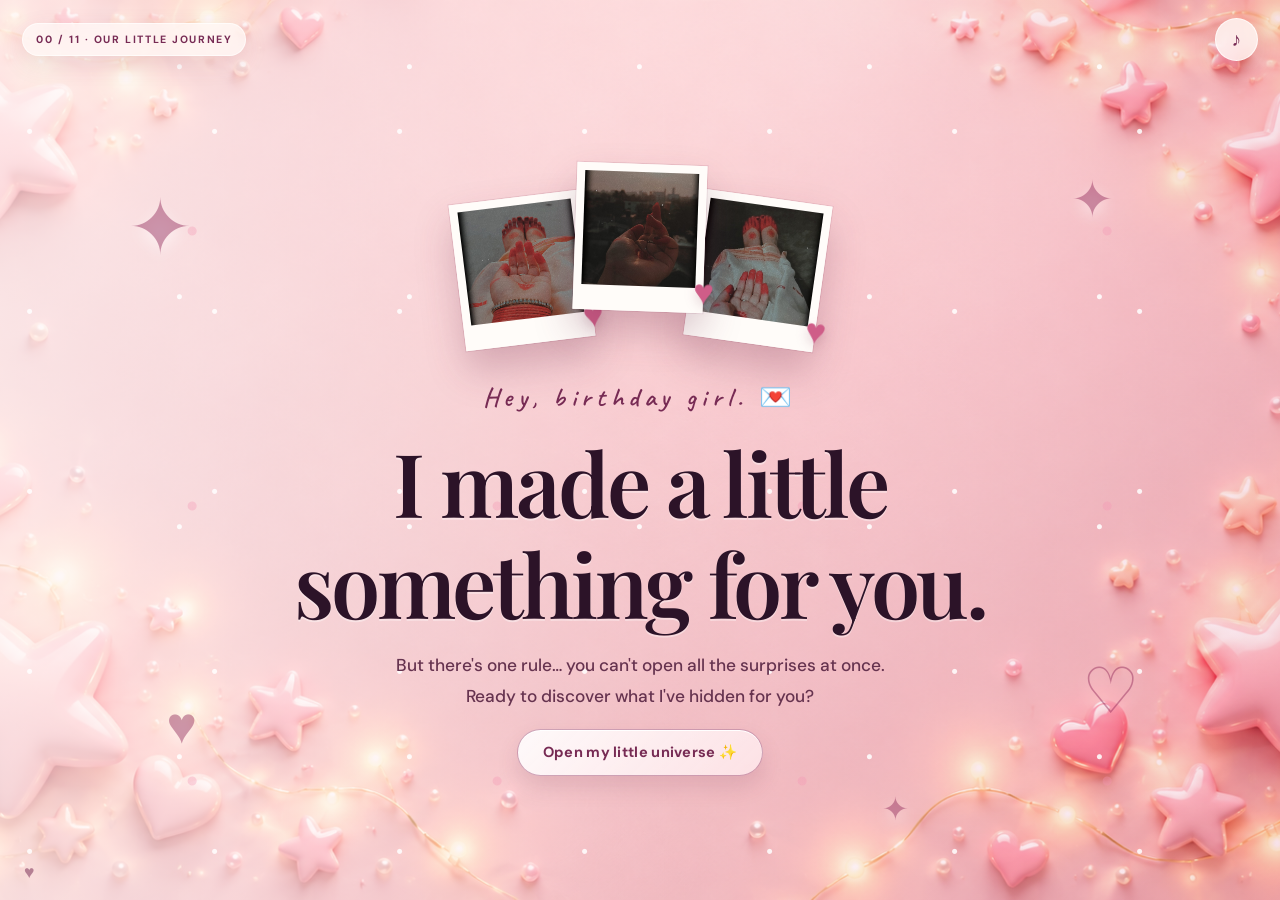
<file: index.html>
<!doctype html>
<html lang="en">
  <head>
    <meta charset="UTF-8" />
    <meta name="viewport" content="width=device-width, initial-scale=1, viewport-fit=cover" />
    <meta name="theme-color" content="#f6b7c8" />
    <title>A Little Universe Made for You</title>
    <link rel="preconnect" href="https://fonts.googleapis.com" />
    <link rel="preconnect" href="https://fonts.gstatic.com" crossorigin />
    <link href="https://fonts.googleapis.com/css2?family=Caveat:wght@500;600&family=DM+Sans:wght@400;500;600&family=Playfair+Display:ital,wght@0,500;0,600;1,500;1,600&display=swap" rel="stylesheet" />
    <link rel="stylesheet" href="assets/css/styles.css" />
    <link rel="stylesheet" href="assets/css/masterpiece.css" />
  </head>
  <body data-theme="dusk">
    <div class="sky-dust" aria-hidden="true"></div>
    <div id="cursor-hearts" aria-hidden="true"></div>
    <div id="transition" aria-live="polite"></div>
    <div id="toast" role="status"></div>
    <div class="bouquet-reveal" id="bouquet-reveal" role="dialog" aria-modal="true" aria-hidden="true" aria-labelledby="bouquet-reveal-title">
      <div class="bouquet-reveal-inner">
        <span class="bouquet-spark bouquet-spark-one" aria-hidden="true">✦</span><span class="bouquet-spark bouquet-spark-two" aria-hidden="true">♡</span><span class="bouquet-spark bouquet-spark-three" aria-hidden="true">✦</span>
        <p class="eyebrow">A little garden, gathered for you</p>
        <h2 id="bouquet-reveal-title">Every bloom found its way back to you.</h2>
        <div class="bouquet-hero-wrap"><img class="bouquet-hero" src="assets/images/tulip-bouquet.png" alt="A large bouquet of soft pink tulips" /><span class="bouquet-ribbon">for you</span></div>
        <p class="bouquet-reveal-copy" id="bouquet-reveal-copy"></p>
        <button class="button" id="close-bouquet" type="button">Hold this bouquet close ♡</button>
      </div>
    </div>

    <header class="hud">
      <span id="progress">00 / 11 · Our Little Journey</span>
      <button class="music-button" id="music-button" type="button" aria-label="Play music">♪</button>
    </header>
    <button class="easter-egg" id="easter-egg" type="button" aria-label="A tiny secret">♥</button>
    <audio id="song" src="assets/images/memories/2021/Jo-Tum-Mere-Ho-slowed%26reverb-axonnaru%20(2).mp3" loop preload="metadata"></audio>

    <main>
      <section class="chapter active" id="chapter-0">
        <div class="scene-objects hero-objects" aria-hidden="true"><i>✦</i><i>♥</i><i>✦</i><i>♡</i><i>✦</i></div>
        <div class="opening-memories" aria-label="Our first little memories"><figure class="opening-memory"><img src="assets/images/memories/2019/WhatsApp%20Image%202026-10-27%20at%2010.05.33%20PM.jpeg" alt="A treasured first memory" /></figure><figure class="opening-memory"><img src="assets/images/memories/2019/WhatsApp%20Image%202026-10-27%20at%2010.05.34%20PM.jpeg" alt="A treasured first memory" /></figure><figure class="opening-memory"><img src="assets/images/memories/2019/WhatsApp%20Image%202026-10-27%20at%2010.05.34%20PM%202.jpeg" alt="A treasured first memory" /></figure></div>
        <p class="eyebrow script">Hey, birthday girl. 💌</p>
        <h1>I made a little something for you.</h1>
        <p class="lead">But there's one rule… you can't open all the surprises at once.<br />Ready to discover what I've hidden for you?</p>
        <button class="button" data-go="1">Open my little universe <span>✨</span></button>
      </section>

      <section class="chapter" id="chapter-1">
        <p class="eyebrow">Chapter 01 · The Entry</p><h2>The Secret Birthday Letter 💌</h2>
        <p class="lead">Tap the seal.</p><button class="envelope" id="envelope" type="button" aria-label="Open the envelope">💌</button>
        <p class="typed-letter" id="envelope-text"></p><button class="button next" data-go="2">Next chapter ✨</button>
      </section>

      <section class="chapter" id="chapter-2">
        <p class="eyebrow">Chapter 02 · Your Memories</p><h2>Our Little Museum 📸</h2>
        <p class="lead">Flip every Polaroid to uncover a little memory.</p><div class="polaroids" id="polaroids"></div>
        <button class="button next" data-go="3">Next chapter ✨</button>
      </section>

      <section class="chapter" id="chapter-3">
        <p class="eyebrow">Chapter 03 · The Love Quiz</p><h2>How Well Do You Know Us? 💘</h2>
        <div class="glass-card quiz-card" id="quiz"></div><button class="button next" data-go="4">Next chapter ✨</button>
      </section>

      <section class="chapter garden-chapter" id="chapter-4">
        <div class="scene-objects garden-objects" aria-hidden="true"><i>✦</i><i>❋</i><i>✦</i><i>❋</i></div>
        <p class="eyebrow">Chapter 04 · The Flower Garden</p><h2>Flowers That Never Fade 🌷</h2>
        <p class="lead">Tap the soil. Every flower is a reason.</p><div class="garden" id="garden"></div>
        <p class="handwritten" id="flower-reason"></p><p class="bouquet" id="bouquet"></p><button class="button next" data-go="5">Next chapter ✨</button>
      </section>

      <section class="chapter" id="chapter-5">
        <div class="scene-objects gift-objects" aria-hidden="true"><i>✦</i><i>✦</i><i>♥</i></div>
        <div class="gift-floaters" aria-hidden="true"><span>💌</span><span>♡</span><span>✦</span><span>💗</span><span>✧</span></div>
        <p class="eyebrow">Chapter 05 · The Surprise</p><h2>Choose Your Mystery Gift 🎁</h2>
        <p class="lead">Pick one. You can't see what's inside.</p><div class="gifts" id="gifts"></div><div class="glass-card gift-message" id="gift-message"></div>
        <button class="button next" data-go="6">Next chapter ✨</button>
      </section>

      <section class="chapter midnight" id="chapter-6">
        <div class="moon-orbit" aria-hidden="true"><span>☾</span><i>✦</i><i>✦</i></div>
        <div class="shooting-stars" aria-hidden="true"><i></i><i></i><i></i></div>
        <p class="eyebrow">Chapter 06 · The Future</p><h2>Our Little Bucket List 🌙</h2>
        <p class="lead">Light up every star.</p><div class="constellation" id="constellation"></div><p class="handwritten" id="wish"></p>
        <button class="button next" data-go="7">Next chapter ✨</button>
      </section>

      <section class="chapter midnight" id="chapter-7">
        <div class="letter-glow" aria-hidden="true">♡</div>
        <div class="letter-floaters" aria-hidden="true"><span>💌</span><span>♫</span><span>♡</span><span>✉</span><span>♪</span><span>♥</span></div>
        <p class="eyebrow">Chapter 07 · The Heart</p><h2>The Letter I Couldn't Say Out Loud 🥹</h2>
        <button class="button" id="read-letter" type="button">Read it slowly</button><div class="long-letter" id="long-letter"></div>
        <button class="button next" data-go="8">There's one last thing…</button>
      </section>

      <section class="chapter finale" id="chapter-8">
        <div class="scene-objects finale-objects" aria-hidden="true"><i>✦</i><i>♥</i><i>✦</i><i>♥</i></div>
        <div class="finale-floaters" aria-hidden="true"><span>✦</span><span>♥</span><span>✦</span><span>♡</span><span>✦</span></div>
        <p class="eyebrow">Chapter 08 · Make a Wish</p><h2>One Last Wish, Birthday Girl 🎂</h2>
        <div class="cake-memory"><div class="cake-photo-stack" aria-label="Birthday memories"><figure><img src="assets/images/memories/2020/IMG-20251011-WA0010.jpg" alt="A cherished birthday memory" /></figure><figure><img src="assets/images/memories/2020/IMG-20260211-WA0025.jpg" alt="A cherished birthday memory" /></figure><figure><img src="assets/images/memories/2020/IMG-20260305-WA0164%20(2).jpg" alt="A cherished birthday memory" /></figure></div><div class="wish-breeze" aria-hidden="true"><i></i><i></i><i></i></div><div class="cake" id="cake" aria-label="Birthday cake"><div class="candles"><i></i><i></i><i></i></div><div class="cake-top"></div><div class="cake-base"></div></div></div>
        <button class="button" id="blow-candles" type="button">Make a wish &amp; blow out the candles</button><p class="final-message" id="final-message"></p>
        <button class="button next" data-go="9" type="button">There is one last little thing… ♡</button>
      </section>

      <section class="chapter" id="chapter-9" data-theme="letter" data-transition="Four tiny notes are waiting…">
        <div class="pocket-floaters" aria-hidden="true"><span>✉</span><span>♡</span><span>✦</span><span>✿</span><span>♥</span></div>
        <p class="eyebrow">Chapter 09 · The Afterglow</p><h2>A Pocketful of Little Things ✉</h2>
        <p class="lead">Open them in any order. I saved every one for you.</p>
        <div class="pocket-grid" id="pocket-notes"></div><div class="pocket-message" id="pocket-message" aria-live="polite"></div>
        <button class="button next" data-go="10" type="button">Keep these close ♡</button>
      </section>

      <section class="chapter" id="chapter-10" data-theme="finale" data-transition="For all our tomorrows…">
        <div class="forever-floaters" aria-hidden="true"><span>✦</span><span>♡</span><span>✧</span><span>♥</span><span>✦</span></div>
        <p class="eyebrow">Chapter 10 · The Forever Note</p><h2>One Promise, Locked for Us 🔐</h2>
        <p class="lead" id="forever-prompt">Enter the little word that belongs to us.</p>
        <div class="love-lock" id="love-lock">
          <div class="locket" aria-hidden="true"><span class="locket-heart">♥</span><i></i></div>
          <label class="sr-only" for="forever-code">Your secret word</label><input id="forever-code" type="text" maxlength="24" autocomplete="off" autocapitalize="none" spellcheck="false" placeholder="our little word" />
          <button class="button" id="unlock-forever" type="button">Turn the tiny key</button><p class="lock-feedback" id="lock-feedback"></p>
        </div>
        <div class="forever-note" id="forever-note" aria-live="polite"></div>
        <button class="button next" id="open-endless-gallery" data-go="11" type="button">Keep scrolling — there is more of you ♡</button>
        <button class="button secondary" id="replay" type="button" hidden>Replay our little universe</button>
      </section>

      <section class="chapter endless-chapter" id="chapter-11" data-theme="endless" data-transition="A little forever is still unfolding…">
        <div class="endless-ambient" id="endless-ambient" aria-hidden="true"><i class="ambient-layer is-visible"></i><i class="ambient-layer"></i></div>
        <div class="endless-intro">
          <div class="endless-intro-sparks" aria-hidden="true"><span>♡</span><span>✦</span><span>♥</span><span>✧</span></div>
          <p class="eyebrow">Chapter 11 · The Little Forever</p><h2>There Is Still So Much of You to Love</h2>
          <p class="lead" id="endless-intro-copy">Keep scrolling. There is no last page when it comes to all the reasons I love you.</p>
          <p class="scroll-cue" aria-hidden="true"><span>↓</span> keep going slowly</p>
          <button class="button secondary endless-replay" id="endless-replay" type="button">Begin our little universe again</button>
        </div>
        <div class="endless-reel" id="endless-reel"></div>
      </section>
    </main>
    <button class="chapter-restart" id="chapter-restart" type="button" aria-label="Restart our little universe" hidden>↺ <span>Restart</span></button>
    <script src="assets/js/content.js"></script>
    <script src="assets/js/app.js"></script>
  </body>
</html>
</file>
<file: assets/css/styles.css>
:root{--pink:#ffb4c7;--rose:#f26e97;--cream:#fff5f8;--ink:#fcedf2;--muted:#cfb5c2;--line:rgba(255,214,229,.2);--glass:rgba(255,236,244,.075);--night:#0d0a20;--violet:#271636}*{box-sizing:border-box}html{background:var(--night)}body{min-height:100svh;margin:0;overflow-x:hidden;color:var(--ink);font-family:"DM Sans",sans-serif;background:radial-gradient(ellipse 90% 65% at 50% 0%,#482341 0%,#20132e 40%,#0c0b1c 100%)}body[data-theme="garden"]{background:radial-gradient(ellipse at 50% 0%,#542638 0%,#173632 45%,#08191e 100%)}body[data-theme="midnight"]{background:radial-gradient(ellipse at 50% 0%,#2d2655 0%,#111831 45%,#060914 100%)}body[data-theme="finale"]{background:radial-gradient(ellipse at 50% 0%,#6b223d 0%,#280e27 48%,#090714 100%)}button{font:inherit;color:inherit;cursor:pointer}.sky-dust,.sky-dust:before,.sky-dust:after{position:fixed;inset:0;z-index:0;pointer-events:none;content:"";background-image:radial-gradient(circle at 18% 20%,#fff8 0 1px,transparent 2px),radial-gradient(circle at 78% 12%,#ffc9dbb0 0 1px,transparent 2px),radial-gradient(circle at 64% 72%,#fff6 0 1px,transparent 2px),radial-gradient(circle at 29% 84%,#fff5 0 1px,transparent 2px);background-size:160px 170px,240px 220px,300px 280px,190px 210px;animation:drift 18s linear infinite}.sky-dust:before{opacity:.45;transform:scale(1.3);animation-duration:25s}.sky-dust:after{opacity:.25;transform:scale(1.7);animation-duration:33s}@keyframes drift{to{background-position:130px 250px,-160px 170px,90px -180px,-120px -190px}}.hud{position:fixed;top:0;left:0;right:0;z-index:10;display:flex;justify-content:space-between;align-items:center;padding:max(16px,env(safe-area-inset-top)) 20px 16px;color:var(--muted);font-size:.68rem;letter-spacing:.16em;text-transform:uppercase}.music-button{width:40px;height:40px;border:1px solid var(--line);border-radius:50%;background:var(--glass);font-size:1.2rem;backdrop-filter:blur(8px)}.easter-egg{position:fixed;z-index:10;bottom:12px;left:14px;border:0;background:transparent;color:var(--pink);opacity:.3}.chapter{position:relative;z-index:1;display:none;min-height:100svh;max-width:800px;margin:auto;padding:94px 20px 56px;flex-direction:column;align-items:center;justify-content:center;gap:18px;text-align:center}.chapter.active{display:flex;animation:arrive .7s ease both}@keyframes arrive{from{opacity:0;transform:translateY(18px)}}.eyebrow{margin:0;color:var(--pink);font-size:.69rem;font-weight:600;letter-spacing:.27em;text-transform:uppercase}.script,.handwritten{font-family:Caveat,cursive;font-size:1.65rem;letter-spacing:0;text-transform:none}.script{color:var(--pink)}h1,h2{margin:0;font-family:"Playfair Display",serif;font-weight:500;line-height:1.15;text-shadow:0 3px 28px #0009}h1{max-width:650px;font-size:clamp(2.35rem,8vw,4.6rem)}h2{font-size:clamp(1.9rem,6vw,3rem)}.lead{max-width:560px;margin:0;color:var(--muted);line-height:1.75}.button{border:1px solid var(--pink);border-radius:999px;background:rgba(255,180,199,.06);padding:13px 25px;color:var(--pink);font-size:.92rem;letter-spacing:.03em;transition:.25s}.button:hover,.button:focus-visible{background:var(--pink);color:#27101f;box-shadow:0 0 30px #ff9dbf88;transform:translateY(-2px)}.button.secondary{border-color:var(--line);color:var(--muted)}.next{display:none}.next.show{display:block;animation:pulse 1.9s infinite}@keyframes pulse{50%{box-shadow:0 0 28px #ff98b98f}}#transition{position:fixed;inset:0;z-index:20;display:grid;place-items:center;pointer-events:none;background:#080715;color:var(--pink);font-family:"Playfair Display",serif;font-size:clamp(1.3rem,4vw,1.9rem);font-style:italic;opacity:0;transition:opacity .4s}#transition.show{opacity:1;pointer-events:auto}#toast{position:fixed;z-index:30;bottom:62px;left:50%;transform:translate(-50%,16px);border:1px solid var(--pink);border-radius:99px;background:#2f1832e6;padding:10px 18px;opacity:0;transition:.4s;white-space:nowrap;font-size:.88rem}#toast.show{opacity:1;transform:translate(-50%,0)}.envelope{border:0;background:transparent;font-size:5.5rem;filter:drop-shadow(0 0 20px #ff91b6);animation:float 3.3s ease-in-out infinite}.typed-letter{max-width:510px;min-height:3.5em;margin:0;font-family:Caveat,cursive;font-size:1.6rem;line-height:1.5}.polaroids{display:flex;max-width:700px;flex-wrap:wrap;justify-content:center;gap:18px}.polaroid{width:145px;height:187px;perspective:800px;cursor:pointer}.polaroid:nth-child(even){transform:rotate(3deg)}.polaroid:nth-child(odd){transform:rotate(-3deg)}.polaroid-inner{position:relative;width:100%;height:100%;transition:transform .65s;transform-style:preserve-3d}.polaroid.flipped .polaroid-inner{transform:rotateY(180deg)}.polaroid-face{position:absolute;inset:0;padding:8px;background:#fff8f7;color:#2f1a28;backface-visibility:hidden;box-shadow:0 12px 26px #0007}.photo{height:130px;display:grid;place-items:center;overflow:hidden;background:linear-gradient(145deg,#432248,#ef8fa9);font-size:1.6rem}.photo img{width:100%;height:100%;object-fit:cover}.photo img:not([src]){display:none}.year{display:block;padding-top:6px;font-family:Caveat,cursive;font-size:1.25rem}.polaroid-back{display:grid;place-items:center;transform:rotateY(180deg);padding:18px;font-family:Caveat,cursive;font-size:1.18rem;line-height:1.25}.glass-card{width:min(100%,530px);border:1px solid var(--line);border-radius:22px;background:var(--glass);padding:24px;backdrop-filter:blur(12px);box-shadow:0 16px 45px #0003}.quiz-card h3,.gift-message h3{margin:8px 0 14px;font-family:"Playfair Display",serif;font-size:1.35rem;font-weight:500}.quiz-option{display:block;width:100%;margin:9px 0;border:1px solid var(--line);border-radius:14px;background:transparent;padding:12px;text-align:left;transition:.2s}.quiz-option:hover{border-color:var(--pink)}.quiz-option.correct{background:#306b54}.quiz-option.wrong{background:#7d314e}.quiz-note{min-height:2em;margin:14px 0 0;color:var(--muted);line-height:1.55}.garden{display:grid;grid-template-columns:repeat(3,92px);gap:10px 18px}.plot{position:relative;height:92px;border:0;background:transparent;font-size:2.8rem}.plot:after{position:absolute;right:14%;bottom:5px;left:14%;height:13px;border-radius:50%;background:#241713;content:""}.plot span{display:inline-block;transform-origin:bottom;animation:grow .75s cubic-bezier(.3,1.6,.5,1)}@keyframes grow{from{transform:scale(0) translateY(18px)}}.handwritten{min-height:1.5em;margin:0;color:var(--pink)}.bouquet{max-width:500px;margin:0;color:var(--muted);line-height:1.65}.gifts{display:flex;gap:22px;justify-content:center}.gift{border:0;background:transparent;padding:0;font-size:4rem;filter:drop-shadow(0 8px 12px #0007);animation:float 3s ease-in-out infinite}.gift:nth-child(2){animation-delay:.6s}.gift:nth-child(3){animation-delay:1.2s}.gift.open{animation:none;opacity:.55}.gift-message:empty{display:none}.constellation{position:relative;width:min(100%,540px);height:310px;overflow:hidden;border:1px solid var(--line);border-radius:24px;background:radial-gradient(circle at 50% 55%,#292657 0%,#0b1021 72%)}.constellation:before{position:absolute;inset:0;content:"";opacity:.55;background-image:radial-gradient(#fff 0 1px,transparent 1.5px);background-size:35px 40px}.star{position:absolute;z-index:1;border:0;background:transparent;color:#ffffff70;font-size:1.7rem;transform:translate(-50%,-50%);transition:.3s}.star.lit{color:#ffe6a1;text-shadow:0 0 18px #ffe48b}.long-letter{display:flex;max-width:540px;flex-direction:column;gap:14px;color:#eedfe8;line-height:1.85}.long-letter p{margin:0;animation:arrive 1s both}.cake{position:relative;width:190px;height:156px;margin:8px 0}.cake-base,.cake-top{position:absolute;border-radius:16px}.cake-base{right:0;bottom:0;left:0;height:73px;background:linear-gradient(#f7c2d0,#bb4568)}.cake-top{right:20px;bottom:64px;left:20px;height:55px;background:linear-gradient(#fff4f7,#f49ab3)}.candles{position:absolute;z-index:2;right:0;bottom:115px;left:0;display:flex;justify-content:center;gap:22px}.candles i{position:relative;width:8px;height:32px;border-radius:3px;background:#ffe7a3}.candles i:before{position:absolute;top:-17px;left:-2px;width:12px;height:17px;border-radius:50% 50% 50% 50% / 60% 60% 40% 40%;background:radial-gradient(#fff8cf,#ffae4e);box-shadow:0 0 18px #ffb550;content:"";animation:flicker .4s infinite alternate}.cake.out .candles i:before{display:none}@keyframes flicker{to{transform:scale(1.15,.9) rotate(4deg)}}.final-message{max-width:560px;margin:0;font-family:"Playfair Display",serif;font-size:1.35rem;font-style:italic;line-height:1.7}.burst{position:fixed;z-index:40;width:8px;height:8px;border-radius:2px;pointer-events:none;animation:burst 1.35s ease-out forwards}@keyframes burst{to{transform:translate(var(--x),var(--y)) rotate(500deg);opacity:0}}.cursor-heart{position:fixed;z-index:50;color:var(--pink);pointer-events:none;animation:heart-fade .8s ease-out forwards}@keyframes heart-fade{to{transform:translateY(-22px) scale(.5);opacity:0}}@keyframes float{50%{transform:translateY(-12px) rotate(3deg)}}@media(max-width:440px){.chapter{gap:15px}.polaroid{width:132px;height:170px}.photo{height:116px}.gifts{gap:12px}.gift{font-size:3.5rem}}@media(prefers-reduced-motion:reduce){*,*:before,*:after{animation-duration:.01ms!important;transition-duration:.01ms!important;scroll-behavior:auto!important}}
</file>
<file: assets/css/masterpiece.css>
:root {
  --rose-ink: #441b35;
  --plum: #2c1328;
  --wine: #772b54;
  --rose: #d95d91;
  --blush: #f6b7c8;
  --peach: #ffd7cc;
  --paper: #fff9f6;
  --cream: #fff0ea;
  --gold: #e9b96e;
  --lavender: #b9a4d7;
  --shadow: rgba(91, 31, 58, 0.22);
  --soft-line: rgba(117, 41, 79, 0.18);
}

html {
  background: #f8c7d1;
}

body,
body[data-theme="dusk"],
body[data-theme="garden"],
body[data-theme="letter"],
body[data-theme="finale"] {
  color: var(--rose-ink);
  background:
    radial-gradient(circle at 10% 7%, rgba(255, 255, 255, 0.92) 0 1px, transparent 2px),
    radial-gradient(circle at 85% 14%, rgba(255, 255, 255, 0.75) 0 1px, transparent 2px),
    linear-gradient(135deg, #f9dce0, #f7bdcb 48%, #f9d9cf);
}

body[data-theme="midnight"] {
  color: #fff8f3;
  background:
    radial-gradient(circle at 76% 12%, rgba(255, 211, 173, 0.25), transparent 17rem),
    radial-gradient(circle at 18% 76%, rgba(238, 125, 177, 0.18), transparent 21rem),
    linear-gradient(135deg, #24123e 0%, #11152f 52%, #421b43 100%);
}

.sky-dust {
  z-index: 0;
  opacity: 0.21;
  mix-blend-mode: soft-light;
}

.hud {
  z-index: 30;
  padding: max(18px, env(safe-area-inset-top)) 22px 18px;
  color: var(--wine);
  font-size: 0.66rem;
  font-weight: 700;
  letter-spacing: 0.15em;
}

.hud #progress {
  border: 1px solid rgba(255, 255, 255, 0.65);
  border-radius: 999px;
  background: rgba(255, 250, 248, 0.72);
  padding: 9px 13px;
  box-shadow: 0 8px 24px rgba(112, 39, 72, 0.12);
  backdrop-filter: blur(16px);
}

.music-button {
  display: grid;
  width: 43px;
  height: 43px;
  place-items: center;
  border: 1px solid rgba(255, 255, 255, 0.75);
  background: rgba(255, 250, 248, 0.78);
  color: var(--wine);
  box-shadow: 0 8px 24px rgba(112, 39, 72, 0.13);
  transition: transform 220ms ease, background 220ms ease, box-shadow 220ms ease;
}

.music-button:hover,
.music-button:focus-visible {
  transform: translateY(-2px) rotate(-6deg);
  background: #fff;
  box-shadow: 0 12px 28px rgba(112, 39, 72, 0.24);
}

body[data-theme="midnight"] .hud,
body[data-theme="midnight"] .music-button {
  color: #ffe8ed;
}

body[data-theme="midnight"] .hud #progress,
body[data-theme="midnight"] .music-button {
  border-color: rgba(255, 239, 247, 0.28);
  background: rgba(27, 19, 51, 0.5);
}

.easter-egg {
  z-index: 31;
  bottom: 16px;
  left: 18px;
  color: var(--wine);
  opacity: 0.52;
  font-size: 1.1rem;
}

.chapter {
  isolation: isolate;
  width: 100%;
  max-width: none;
  min-height: 100svh;
  overflow: hidden;
  padding: 110px max(22px, env(safe-area-inset-right)) 72px max(22px, env(safe-area-inset-left));
  gap: 17px;
  color: var(--rose-ink);
}

.chapter.active {
  animation: chapter-arrival 760ms cubic-bezier(0.2, 0.8, 0.25, 1) both;
}

.chapter > * {
  position: relative;
  z-index: 3;
}

.chapter::before,
.chapter::after {
  position: absolute;
  inset: 0;
  z-index: -2;
  background-position: center;
  background-size: cover;
  content: "";
}

.chapter::after {
  z-index: -1;
  pointer-events: none;
}

#chapter-0 {
  background: linear-gradient(120deg, #fde9e9, #f4b7c8 47%, #e8a3ba);
}

#chapter-0::before {
  background-image:
    linear-gradient(90deg, rgba(255, 246, 246, 0.7), rgba(253, 219, 228, 0.24) 52%, rgba(223, 117, 154, 0.2)),
    url("../images/blush-stars.png");
  background-position: center;
}

#chapter-0::after {
  background:
    radial-gradient(circle at 16% 73%, rgba(255, 255, 255, 0.85) 0 2px, transparent 3px),
    radial-gradient(circle at 78% 29%, rgba(255, 255, 255, 0.88) 0 2px, transparent 3px),
    radial-gradient(circle at 63% 84%, rgba(244, 151, 180, 0.35) 0 4px, transparent 5px);
  background-size: 185px 180px, 230px 230px, 305px 275px;
  animation: grain-drift 26s linear infinite;
}

.opening-memories {
  position: relative;
  z-index: 2;
  width: min(390px, 90vw);
  height: clamp(122px, 21vw, 182px);
  margin: 0 0 20px;
}

.opening-memory {
  position: relative;
  position: absolute;
  --memory-transform: rotate(-7deg);
  width: clamp(88px, 13.5vw, 130px);
  margin: 0;
  border: 8px solid rgba(255, 252, 249, 0.96);
  border-bottom-width: 25px;
  background: #fffaf8;
  box-shadow: 0 20px 38px rgba(105, 37, 71, 0.26), 0 0 0 1px rgba(128, 51, 83, 0.12);
  transform: var(--memory-transform);
  animation: opening-memory-float 8s ease-in-out infinite;
}
.opening-memory:nth-child(1) { bottom: 0; left: 3%; z-index: 1; }
.opening-memory:nth-child(2) { --memory-transform: translateX(-50%) rotate(2deg); top: 1%; left: 50%; z-index: 3; animation-delay: -2.4s; }
.opening-memory:nth-child(3) { --memory-transform: rotate(8deg); right: 3%; bottom: 0; z-index: 2; animation-delay: -4.8s; }
.opening-memory::after { position: absolute; right: -19px; bottom: -25px; color: #cf5d88; content: "♥"; font: 2.2rem Georgia, serif; filter: drop-shadow(0 5px 6px rgba(117, 33, 69, 0.18)); }
.opening-memory img { display: block; width: 100%; aspect-ratio: 1 / 1; object-fit: cover; }

#chapter-1 {
  background: linear-gradient(135deg, #fde5e2, #f7bdc8 53%, #e6a5b8);
}

#chapter-1::before {
  background-image:
    radial-gradient(circle at 13% 25%, rgba(255, 255, 255, 0.93) 0 1px, transparent 2px),
    radial-gradient(circle at 89% 80%, rgba(255, 255, 255, 0.78) 0 1px, transparent 2px),
    linear-gradient(135deg, transparent 45%, rgba(255, 255, 255, 0.24) 45% 55%, transparent 55%);
  background-size: 86px 86px, 125px 125px, 74px 74px;
  opacity: 0.65;
}

#chapter-2 {
  background:
    radial-gradient(circle at 77% 17%, rgba(255, 239, 205, 0.9) 0 5px, rgba(255, 225, 174, 0.3) 6px 13px, transparent 14px),
    linear-gradient(135deg, #f6e0d3, #f7c1c6 45%, #ecc0ce);
}

#chapter-2::before {
  background-image:
    linear-gradient(135deg, transparent 48%, rgba(167, 85, 116, 0.055) 49% 51%, transparent 52%),
    radial-gradient(circle at 9% 81%, rgba(255, 255, 255, 0.65) 0 2px, transparent 3px),
    radial-gradient(circle at 91% 62%, rgba(255, 255, 255, 0.72) 0 2px, transparent 3px);
  background-size: 42px 42px, 190px 170px, 250px 215px;
}

#chapter-3 {
  background:
    radial-gradient(circle at 18% 22%, rgba(255, 249, 238, 0.83), transparent 19rem),
    radial-gradient(circle at 84% 81%, rgba(229, 130, 165, 0.24), transparent 17rem),
    linear-gradient(135deg, #fbe3df, #f5b9c8 54%, #e5a3bc);
}

#chapter-3::before {
  background-image:
    radial-gradient(ellipse at 25% 18%, transparent 38%, rgba(255, 255, 255, 0.35) 39% 40%, transparent 41%),
    radial-gradient(ellipse at 78% 77%, transparent 37%, rgba(255, 255, 255, 0.32) 38% 39%, transparent 40%);
  background-size: 210px 190px, 280px 240px;
}

#chapter-4 {
  background:
    radial-gradient(circle at 50% 16%, rgba(255, 255, 255, 0.76), transparent 26rem),
    radial-gradient(circle at 83% 74%, rgba(203, 235, 190, 0.46), transparent 22rem),
    linear-gradient(145deg, #f8e1de 0%, #f7c5cf 45%, #d7bfc5 100%);
}

#chapter-4::before {
  background-image:
    linear-gradient(90deg, rgba(255, 252, 249, 0.25), transparent 36%, rgba(255, 255, 255, 0.16)),
    url("../images/blush-stars.png");
  opacity: 0.38;
  mix-blend-mode: soft-light;
}

#chapter-5 {
  background:
    radial-gradient(circle at 47% 46%, rgba(255, 255, 255, 0.87), rgba(255, 238, 234, 0.35) 25%, transparent 49%),
    radial-gradient(circle at 88% 17%, rgba(255, 219, 153, 0.44), transparent 16rem),
    radial-gradient(circle at 9% 78%, rgba(210, 178, 244, 0.49), transparent 20rem),
    linear-gradient(135deg, #f8d8dc, #edabc0 52%, #dca5c7);
}

#chapter-5::before {
  background-image:
    radial-gradient(circle at 12% 31%, rgba(255, 255, 255, 0.86) 0 2px, transparent 3px),
    radial-gradient(circle at 84% 66%, rgba(255, 255, 255, 0.78) 0 2px, transparent 3px),
    linear-gradient(135deg, transparent 48%, rgba(255, 255, 255, 0.22) 49% 51%, transparent 52%);
  background-size: 145px 152px, 180px 177px, 70px 70px;
}

#chapter-6 {
  color: #fff8f3;
  background:
    radial-gradient(circle at 75% 16%, rgba(255, 228, 191, 0.26), transparent 12rem),
    radial-gradient(circle at 26% 77%, rgba(225, 110, 175, 0.16), transparent 19rem),
    linear-gradient(135deg, #24133e 0%, #0d1430 51%, #3d1b43 100%);
}

#chapter-6::before {
  background-image:
    radial-gradient(circle at 12% 27%, rgba(255, 255, 255, 0.9) 0 1px, transparent 2px),
    radial-gradient(circle at 58% 18%, rgba(255, 232, 198, 0.88) 0 1px, transparent 2px),
    radial-gradient(circle at 83% 69%, rgba(255, 240, 245, 0.78) 0 1px, transparent 2px),
    radial-gradient(circle at 28% 81%, rgba(255, 240, 245, 0.6) 0 1px, transparent 2px);
  background-size: 102px 117px, 178px 167px, 145px 150px, 202px 198px;
  opacity: 0.72;
  animation: slow-sky 34s linear infinite;
}

#chapter-7 {
  background:
    radial-gradient(circle at 80% 19%, rgba(255, 251, 236, 0.94), transparent 19rem),
    radial-gradient(circle at 11% 77%, rgba(237, 157, 186, 0.34), transparent 17rem),
    linear-gradient(135deg, #f9dedd, #f4b7c5 50%, #e7a4ba);
}

#chapter-7::before {
  background-image:
    linear-gradient(135deg, transparent 49%, rgba(132, 47, 81, 0.05) 50% 51%, transparent 52%),
    radial-gradient(circle at 20% 21%, rgba(255, 255, 255, 0.77) 0 2px, transparent 3px),
    radial-gradient(circle at 83% 71%, rgba(255, 255, 255, 0.72) 0 2px, transparent 3px);
  background-size: 52px 52px, 165px 155px, 200px 180px;
}

#chapter-8 {
  background:
    radial-gradient(circle at 50% 23%, rgba(255, 255, 255, 0.92), rgba(255, 245, 239, 0.38) 24%, transparent 42%),
    radial-gradient(circle at 15% 80%, rgba(247, 176, 191, 0.5), transparent 20rem),
    linear-gradient(135deg, #fde4e1, #f5b7c7 54%, #e19db7);
}

#chapter-8::before {
  background-image:
    linear-gradient(90deg, rgba(255, 255, 255, 0.22), transparent 44%, rgba(255, 255, 255, 0.16)),
    url("../images/blush-stars.png");
  opacity: 0.58;
  background-position: center;
}

.scene-objects,
.gift-floaters,
.shooting-stars,
.letter-floaters,
.finale-floaters {
  position: absolute !important;
  inset: 0 !important;
  z-index: 1 !important;
  overflow: hidden;
  pointer-events: none;
}

.scene-objects i,
.gift-floaters span,
.letter-floaters span,
.finale-floaters span {
  position: absolute;
  font-family: "Playfair Display", serif;
  font-style: normal;
  color: rgba(145, 40, 88, 0.45);
  text-shadow: 0 6px 16px rgba(255, 255, 255, 0.55);
  animation: lovely-float 8.5s ease-in-out infinite;
}

.hero-objects i:nth-child(1) { top: 19%; left: 10%; font-size: clamp(2.4rem, 6vw, 5rem); }
.hero-objects i:nth-child(2) { bottom: 16%; left: 13%; font-size: clamp(2rem, 4vw, 3.2rem); animation-delay: -4.1s; }
.hero-objects i:nth-child(3) { top: 18%; right: 13%; font-size: clamp(1.8rem, 4vw, 3.8rem); animation-delay: -2.6s; }
.hero-objects i:nth-child(4) { right: 11%; bottom: 19%; font-size: clamp(2.4rem, 5vw, 4.5rem); animation-delay: -6s; }
.hero-objects i:nth-child(5) { right: 29%; bottom: 8%; font-size: 2rem; animation-delay: -1.5s; }

.garden-objects i { color: rgba(100, 111, 66, 0.4); }
.garden-objects i:nth-child(1) { top: 19%; left: 10%; font-size: 3.2rem; }
.garden-objects i:nth-child(2) { right: 9%; bottom: 20%; font-size: 3.6rem; animation-delay: -4s; }
.garden-objects i:nth-child(3) { top: 20%; right: 18%; font-size: 2.2rem; animation-delay: -2s; }
.garden-objects i:nth-child(4) { bottom: 13%; left: 13%; font-size: 2.2rem; animation-delay: -6s; }

.gift-objects i { color: rgba(118, 45, 92, 0.3); }
.gift-objects i:nth-child(1) { top: 16%; left: 13%; font-size: 3.1rem; }
.gift-objects i:nth-child(2) { top: 20%; right: 15%; font-size: 2.5rem; animation-delay: -2.5s; }
.gift-objects i:nth-child(3) { right: 11%; bottom: 19%; font-size: 3.2rem; animation-delay: -5s; }

.finale-objects i { color: rgba(147, 42, 83, 0.42); }
.finale-objects i:nth-child(1) { top: 16%; left: 14%; font-size: 3.6rem; }
.finale-objects i:nth-child(2) { top: 24%; right: 15%; font-size: 3rem; animation-delay: -3s; }
.finale-objects i:nth-child(3) { left: 13%; bottom: 17%; font-size: 2rem; animation-delay: -5s; }
.finale-objects i:nth-child(4) { right: 14%; bottom: 15%; font-size: 3.5rem; animation-delay: -1s; }

.eyebrow {
  color: var(--wine);
  font-weight: 700;
  letter-spacing: 0.2em;
  text-shadow: none;
}

.script,
.handwritten {
  color: var(--wine);
  font-family: Caveat, cursive;
  font-weight: 600;
  text-shadow: none;
}

h1,
h2 {
  width: min(100%, 760px);
  min-width: 0;
  max-width: min(100%, 760px);
  color: var(--plum);
  font-family: "Playfair Display", serif;
  font-weight: 600;
  letter-spacing: -0.035em;
  overflow-wrap: anywhere;
  text-shadow: 0 2px 0 rgba(255, 255, 255, 0.38);
}

h1 {
  font-size: clamp(2.6rem, 7.6vw, 5.5rem);
}

h2 {
  font-size: clamp(2.05rem, 5.3vw, 3.5rem);
}

.lead {
  max-width: 560px;
  color: #66334f;
  font-size: clamp(0.96rem, 1.8vw, 1.08rem);
  font-weight: 500;
  line-height: 1.8;
  text-wrap: balance;
}

.button {
  position: relative;
  overflow: hidden;
  border: 1px solid rgba(133, 38, 85, 0.4);
  background: linear-gradient(135deg, rgba(255, 255, 255, 0.9), rgba(255, 233, 236, 0.82));
  padding: 13px 25px;
  color: var(--wine);
  font-size: 0.91rem;
  font-weight: 700;
  letter-spacing: 0.02em;
  box-shadow: 0 11px 22px rgba(103, 37, 73, 0.13), inset 0 1px 0 white;
  transition: transform 230ms ease, box-shadow 230ms ease, background 230ms ease;
}

.button::after {
  position: absolute;
  top: -90%;
  left: -26%;
  width: 22%;
  height: 270%;
  background: rgba(255, 255, 255, 0.7);
  content: "";
  transform: rotate(24deg);
  transition: left 450ms ease;
}

.button:hover,
.button:focus-visible {
  background: linear-gradient(135deg, #fffaf8, #ffd9e3);
  color: #5c1e45;
  box-shadow: 0 15px 30px rgba(103, 37, 73, 0.24), inset 0 1px 0 white;
  transform: translateY(-3px);
}

.button:hover::after,
.button:focus-visible::after { left: 112%; }

.button.secondary {
  border-color: rgba(123, 45, 84, 0.32);
  background: rgba(255, 250, 248, 0.56);
  color: var(--wine);
}

.next.show {
  animation: gentle-call 2.8s ease-in-out infinite;
}

#transition {
  z-index: 50;
  background: radial-gradient(circle at 50% 45%, #fff8f4, #ef9fb8 55%, #6c294e 130%);
  color: #5d2044;
  font-weight: 600;
  letter-spacing: -0.01em;
  text-shadow: 0 1px 0 #fff;
}

#toast {
  z-index: 55;
  border: 1px solid rgba(137, 45, 85, 0.22);
  background: rgba(255, 250, 247, 0.9);
  color: var(--wine);
  box-shadow: 0 15px 40px rgba(88, 29, 61, 0.22);
  backdrop-filter: blur(16px);
}

#chapter-6 .eyebrow,
#chapter-6 .handwritten,
#chapter-6 h2 { color: #fff3ec; }

#chapter-6 .lead { color: #f2dce6; }

#chapter-6 h2 { text-shadow: 0 3px 24px rgba(0, 0, 0, 0.38); }

#chapter-6 .button {
  border-color: rgba(255, 234, 230, 0.38);
  background: rgba(255, 245, 246, 0.14);
  color: #fff3ed;
  box-shadow: inset 0 1px rgba(255, 255, 255, 0.18), 0 12px 26px rgba(6, 3, 18, 0.22);
}

#chapter-6 .button:hover,
#chapter-6 .button:focus-visible {
  background: #fff7f2;
  color: #562047;
}

.envelope {
  position: relative;
  width: 192px;
  height: 134px;
  border: 0;
  border-radius: 12px;
  background: linear-gradient(135deg, #ffdfe1, #e98aa9 55%, #bd4c78);
  box-shadow: inset 0 1px 0 rgba(255, 255, 255, 0.82), 0 24px 42px rgba(103, 34, 68, 0.25);
  filter: none;
  font-size: 0;
  transform: rotate(-3deg);
  animation: envelope-hover 5.2s ease-in-out infinite;
}

.envelope::before {
  position: absolute;
  inset: 0;
  border-radius: 12px;
  background:
    linear-gradient(145deg, transparent 48%, rgba(157, 45, 88, 0.43) 49% 51%, transparent 52%),
    linear-gradient(35deg, transparent 48%, rgba(255, 242, 238, 0.68) 49% 51%, transparent 52%);
  content: "";
}

.envelope::after {
  position: absolute;
  top: 45px;
  left: 76px;
  display: grid;
  width: 40px;
  height: 40px;
  place-items: center;
  border: 4px solid #a43e67;
  border-radius: 50%;
  background: #ffe4df;
  box-shadow: 0 5px 12px rgba(96, 28, 57, 0.22), 0 0 0 3px rgba(255, 255, 255, 0.38);
  color: #b93f6d;
  content: "♥";
  font-size: 1.15rem;
}

.typed-letter {
  width: min(100%, 560px);
  min-height: 4em;
  margin: 2px 0 0;
  border: 1px solid rgba(132, 46, 83, 0.18);
  border-radius: 19px;
  background: rgba(255, 250, 246, 0.7);
  padding: 18px 22px;
  color: #6d2b4f;
  font-family: Caveat, cursive;
  font-size: clamp(1.42rem, 3vw, 1.8rem);
  line-height: 1.48;
  box-shadow: 0 18px 38px rgba(111, 41, 72, 0.12), inset 0 1px 0 white;
}

.polaroids {
  width: min(100%, 780px);
  align-items: center;
  flex-direction: column;
  gap: 13px;
}

.year-picker {
  display: flex;
  width: min(100%, 685px);
  flex-wrap: wrap;
  justify-content: center;
  gap: 8px;
}

.year-tab {
  border: 1px solid rgba(133, 45, 84, 0.21);
  border-radius: 999px;
  background: rgba(255, 251, 247, 0.67);
  padding: 8px 12px;
  color: #7d3458;
  box-shadow: 0 7px 16px rgba(110, 35, 69, 0.08);
  font-family: "DM Sans", sans-serif;
  font-weight: 700;
  transition: transform 180ms ease, background 180ms ease, box-shadow 180ms ease;
}

.year-tab:hover,
.year-tab:focus-visible { transform: translateY(-2px); }

.year-tab.selected {
  border-color: #b84e79;
  background: linear-gradient(135deg, #d95f90, #bb4776);
  color: #fffaf9;
  box-shadow: 0 10px 22px rgba(154, 41, 93, 0.25);
}

.album-note {
  max-width: 590px;
  margin: 0;
  color: #773354;
  font-family: Caveat, cursive;
  font-size: clamp(1.45rem, 3vw, 1.85rem);
  line-height: 1.18;
}

.album-progress {
  margin: -5px 0 1px;
  color: #874262;
  font-size: 0.78rem;
  font-weight: 600;
  letter-spacing: 0.03em;
}

.album-progress b {
  color: #a73968;
}

.year-album {
  display: grid;
  width: min(100%, 735px);
  grid-template-columns: repeat(3, minmax(0, 1fr));
  gap: clamp(10px, 2vw, 18px);
  padding: 8px 8px 14px;
}

.memory-photo {
  position: relative;
  display: block;
  min-height: clamp(137px, 22vw, 190px);
  overflow: hidden;
  border: 9px solid #fffdfa;
  border-bottom-width: 28px;
  border-radius: 3px;
  background: linear-gradient(145deg, #f3b3c2, #d88cad);
  box-shadow: 0 13px 24px rgba(91, 35, 62, 0.22);
  color: #6d294c;
  transform: rotate(-2.2deg);
  transition: transform 260ms ease, box-shadow 260ms ease, filter 260ms ease;
}

.memory-photo:nth-child(2n) { transform: rotate(2.2deg) translateY(7px); }
.memory-photo:nth-child(3n) { transform: rotate(-0.8deg) translateY(-3px); }

.memory-photo::before {
  position: absolute;
  top: 9px;
  left: 10px;
  width: 31px;
  height: 12px;
  background: rgba(255, 230, 207, 0.58);
  content: "";
  transform: rotate(-8deg);
}

.memory-photo img {
  position: absolute;
  inset: 0;
  width: 100%;
  height: 100%;
  object-fit: cover;
  filter: blur(16px) saturate(0.8) brightness(0.88);
  transform: scale(1.1);
  transition: transform 650ms cubic-bezier(0.2, 0.8, 0.25, 1), filter 650ms ease;
}

.memory-photo span {
  position: absolute;
  right: 0;
  bottom: -25px;
  left: 0;
  background: transparent;
  color: #713052;
  font-family: Caveat, cursive;
  font-size: 1rem;
  font-weight: 600;
}

.memory-photo .memory-placeholder {
  position: absolute;
  inset: 0;
  display: none;
  place-items: center;
  padding: 20px;
  color: #7c3157;
  font-family: Caveat, cursive;
  font-size: 1.22rem;
  line-height: 1.08;
  text-align: center;
}

.memory-photo.is-placeholder .memory-placeholder { display: grid; }

.memory-photo:hover,
.memory-photo:focus-visible,
.memory-photo.open {
  z-index: 2;
  filter: saturate(1.07);
  box-shadow: 0 20px 33px rgba(86, 30, 59, 0.3);
  transform: translateY(-9px) rotate(0deg) scale(1.035);
}

.memory-photo:hover img,
.memory-photo:focus-visible img,
.memory-photo.open img { filter: saturate(0.98) contrast(1); transform: scale(1.06); }

.glass-card {
  border: 1px solid rgba(126, 39, 79, 0.18);
  background: rgba(255, 250, 247, 0.86);
  color: var(--rose-ink);
  box-shadow: 0 20px 44px rgba(91, 31, 58, 0.16), inset 0 1px 0 rgba(255, 255, 255, 0.96);
  backdrop-filter: blur(16px);
}

.quiz-card {
  border-radius: 27px;
  padding: clamp(21px, 4vw, 32px);
}

.quiz-card h3,
.gift-message h3 {
  color: #54203f;
  font-family: "Playfair Display", serif;
  font-size: clamp(1.34rem, 3vw, 1.75rem);
  font-weight: 600;
}

.quiz-option {
  border-color: rgba(134, 45, 84, 0.2);
  border-radius: 15px;
  background: rgba(255, 235, 239, 0.54);
  color: #62304a;
  font-weight: 600;
  transition: transform 180ms ease, background 180ms ease, border 180ms ease;
}

.quiz-option:hover,
.quiz-option:focus-visible {
  border-color: #be5a82;
  background: #ffe9ee;
  transform: translateX(4px);
}

.quiz-option.correct { background: #e4f1dc; border-color: #85ac76; color: #315938; }
.quiz-option.wrong { background: #f8dbe4; border-color: #ca7e98; color: #7d2d50; }
.quiz-note { color: #6e3752; font-weight: 500; }

.garden {
  position: relative;
  width: min(100%, 410px);
  grid-template-columns: repeat(3, 1fr);
  gap: 5px 18px;
  padding: 13px 7px 7px;
}

.garden::before {
  position: absolute;
  right: 0;
  bottom: 0;
  left: 0;
  height: 44%;
  border-radius: 50% 50% 23px 23px;
  background:
    radial-gradient(circle, rgba(255, 255, 255, 0.38) 0 1px, transparent 2px) 0 0 / 18px 18px,
    linear-gradient(180deg, rgba(156, 124, 91, 0.22), rgba(103, 74, 52, 0.39));
  content: "";
  filter: blur(0.1px);
}

.plot {
  z-index: 1;
  width: 100%;
  height: 111px;
  border-radius: 50%;
  background: transparent;
  transition: transform 220ms ease;
}

.plot::after {
  right: 20%;
  bottom: 9px;
  left: 20%;
  height: 14px;
  background: radial-gradient(ellipse, #755044 0%, #563a31 70%, transparent 72%);
  box-shadow: 0 2px 0 rgba(255, 232, 203, 0.2);
}

.plot:hover,
.plot:focus-visible { transform: translateY(-4px) scale(1.04); }

.flower {
  position: relative;
  width: 65px;
  height: 94px;
  animation: flower-bloom 800ms cubic-bezier(0.2, 1.3, 0.36, 1) both;
}

.flower i {
  position: absolute;
  display: block;
  bottom: 4px;
  left: 30px;
  width: 6px;
  height: 58px;
  border-radius: 9px;
  background: linear-gradient(90deg, #52794d, #91b16e 48%, #416a4b);
}

.flower i::before,
.flower i::after {
  position: absolute;
  width: 25px;
  height: 12px;
  border-radius: 100% 0 100% 0;
  background: linear-gradient(135deg, #9cc785, #578a57);
  content: "";
}

.flower i::before { top: 25px; right: 2px; transform: rotate(-33deg); }
.flower i::after { top: 36px; left: 1px; transform: scaleX(-1) rotate(-33deg); }

.flower b {
  position: absolute;
  display: block;
  top: 7px;
  left: 20px;
  width: 29px;
  height: 38px;
  border-radius: 70% 45% 72% 45%;
  background: linear-gradient(135deg, #fffafd 0%, #f7a8bf 55%, #c55278 100%);
  box-shadow: inset 4px 3px 7px rgba(255, 255, 255, 0.74), 1px 2px 5px rgba(123, 45, 71, 0.16);
  transform-origin: bottom center;
}

.flower b:nth-child(1) { transform: rotate(0deg) translateY(-5px); }
.flower b:nth-child(2) { transform: rotate(72deg) translateY(-3px); }
.flower b:nth-child(3) { transform: rotate(144deg) translateY(-3px); }
.flower b:nth-child(4) { transform: rotate(216deg) translateY(-3px); }
.flower b:nth-child(5) { transform: rotate(288deg) translateY(-3px); }
.flower em { position: absolute; display: block; top: 23px; left: 26px; width: 13px; height: 13px; border-radius: 50%; background: #f4c977; box-shadow: 0 0 13px rgba(255, 223, 136, 0.85); }
.flower-1 b { background: linear-gradient(135deg, #fffdfa, #f6a3b6 54%, #bf4e70); }
.flower-2 b { background: linear-gradient(135deg, #fff8fe, #d8b1e7 53%, #9e65a5); }

#flower-reason {
  max-width: 490px;
  min-height: 1.5em;
  color: #6e3051;
  font-size: clamp(1.5rem, 3.4vw, 2rem);
  text-shadow: 0 1px 0 rgba(255, 255, 255, 0.7);
}

.bouquet {
  display: flex;
  max-width: min(100%, 640px);
  align-items: center;
  gap: clamp(12px, 3vw, 28px);
  border: 1px solid rgba(132, 45, 80, 0.17);
  border-radius: 28px;
  background: rgba(255, 251, 247, 0.68);
  padding: clamp(11px, 2vw, 17px) clamp(15px, 4vw, 27px);
  color: #6a3150;
  font-family: Caveat, cursive;
  font-size: clamp(1.3rem, 3vw, 1.7rem);
  line-height: 1.18;
  text-align: left;
  box-shadow: 0 20px 42px rgba(89, 40, 62, 0.14), inset 0 1px 0 white;
}

.bouquet:empty,
#chapter-6 #wish:empty {
  display: none;
}

.real-bouquet {
  width: min(220px, 42vw);
  filter: drop-shadow(0 20px 17px rgba(91, 42, 62, 0.26));
  animation: bouquet-arrival 900ms cubic-bezier(0.18, 1.35, 0.36, 1) both;
}

#chapter-5 .gift-floaters span { color: rgba(130, 37, 83, 0.35); }
.gift-floaters span:nth-child(1) { top: 16%; right: 13%; font-size: 2.9rem; }
.gift-floaters span:nth-child(2) { bottom: 12%; left: 12%; font-size: 2.3rem; animation-delay: -3.6s; }
.gift-floaters span:nth-child(3) { top: 19%; left: 15%; font-size: 2rem; animation-delay: -1.4s; }
.gift-floaters span:nth-child(4) { right: 14%; bottom: 15%; font-size: 2.8rem; animation-delay: -5.4s; }
.gift-floaters span:nth-child(5) { top: 59%; left: 8%; font-size: 1.9rem; animation-delay: -2.5s; }

#chapter-5 .gifts {
  position: absolute;
  inset: 0;
  z-index: 4;
  display: block;
  width: auto;
  height: auto;
  pointer-events: none;
}

.gift {
  position: absolute;
  display: grid;
  width: 156px;
  height: 154px;
  place-items: center;
  border: 0;
  border-radius: 0;
  background: transparent;
  padding: 0;
  color: var(--wine);
  filter: none;
  pointer-events: auto;
  transform-style: preserve-3d;
  transition: filter 300ms ease, opacity 300ms ease, transform 300ms ease;
}

.gift:focus-visible { outline: 3px solid rgba(127, 40, 83, 0.5); outline-offset: 6px; }
.gift-1 { top: 30%; left: max(4%, calc(50% - 410px)); transform: rotate(-9deg); animation: keepsake-bob-one 7.4s ease-in-out infinite; }
.gift-2 { top: 21%; right: max(3%, calc(50% - 405px)); transform: rotate(8deg); animation: keepsake-bob-two 8.2s ease-in-out infinite; }
.gift-3 { right: max(6%, calc(50% - 380px)); bottom: 13%; transform: rotate(-4deg); animation: keepsake-bob-three 7.9s ease-in-out infinite; }

.gift-label {
  position: absolute;
  bottom: -11px;
  left: 50%;
  width: max-content;
  max-width: 140px;
  border: 1px solid rgba(123, 41, 77, 0.15);
  border-radius: 999px;
  background: rgba(255, 250, 248, 0.78);
  padding: 5px 9px;
  color: #7a3157;
  font-family: Caveat, cursive;
  font-size: 1.02rem;
  font-weight: 600;
  line-height: 1;
  transform: translateX(-50%) rotate(var(--label-tilt, 0deg));
  box-shadow: 0 7px 15px rgba(110, 40, 70, 0.1);
  white-space: nowrap;
}

.keepsake {
  position: relative;
  display: block;
  width: 126px;
  height: 112px;
  filter: drop-shadow(0 19px 12px rgba(84, 26, 57, 0.22));
  transform-style: preserve-3d;
}

.keepsake-letter .paper {
  position: absolute;
  inset: 14px 4px 0;
  border: 1px solid #d899a7;
  border-radius: 7px;
  background: linear-gradient(145deg, #fffaf3, #ffd8d8 50%, #f1a6b7);
  box-shadow: inset 0 2px 0 white, 0 13px 13px rgba(103, 30, 61, 0.18);
  transform: translateZ(2px);
}

.keepsake-letter .paper::after {
  position: absolute;
  top: 25px;
  left: 17px;
  width: 80px;
  height: 25px;
  border-top: 2px solid rgba(143, 61, 91, 0.22);
  border-bottom: 2px solid rgba(143, 61, 91, 0.16);
  content: "";
}

.keepsake-letter .flap {
  position: absolute;
  z-index: 2;
  top: 15px;
  left: 5px;
  width: 0;
  height: 0;
  border-top: 49px solid #f6bec7;
  border-right: 59px solid transparent;
  border-left: 59px solid transparent;
  filter: drop-shadow(0 1px 0 rgba(176, 67, 105, 0.32));
  transform: translateZ(6px);
  transform-origin: top;
}

.keepsake-letter .seal {
  position: absolute;
  z-index: 4;
  top: 49px;
  left: 48px;
  display: grid;
  width: 30px;
  height: 30px;
  place-items: center;
  border: 3px solid #a33d66;
  border-radius: 50%;
  background: #dc6d92;
  box-shadow: inset 0 2px 3px rgba(255, 255, 255, 0.45), 0 3px 4px rgba(91, 25, 51, 0.18);
  color: #ffe7e8;
  font-size: 0.76rem;
  transform: translateZ(12px);
}

.keepsake-music {
  display: grid;
  place-items: center;
  border: 4px solid #fff0f2;
  border-radius: 20px;
  background: linear-gradient(135deg, #cbb4e7, #9a70bd 60%, #654481);
  box-shadow: inset 4px 4px 0 rgba(255, 255, 255, 0.32), inset -5px -5px 12px rgba(58, 24, 82, 0.25);
}

.keepsake-music .record {
  position: relative;
  display: grid;
  width: 82px;
  height: 82px;
  place-items: center;
  border: 3px solid rgba(255, 237, 238, 0.45);
  border-radius: 50%;
  background: repeating-radial-gradient(circle, #362445 0 2px, #4b2c5e 3px 5px);
  box-shadow: 0 8px 10px rgba(50, 17, 66, 0.25);
}

.keepsake-music .record::before {
  position: absolute;
  width: 30px;
  height: 30px;
  border-radius: 50%;
  background: #f3a3bc;
  box-shadow: inset 2px 2px 1px rgba(255, 255, 255, 0.46);
  content: "";
}

.keepsake-music .record::after {
  z-index: 1;
  color: #54244b;
  content: "♫";
  font-family: "Playfair Display", serif;
  font-size: 1.22rem;
}

.keepsake-ticket {
  position: relative;
  border: 3px solid #fff5eb;
  border-radius: 12px;
  background:
    radial-gradient(circle at 50% 50%, transparent 0 7px, rgba(255, 255, 255, 0.55) 8px 9px, transparent 10px),
    linear-gradient(135deg, #f5c687, #dd8a8e 54%, #a85175);
  box-shadow: inset 3px 3px 0 rgba(255, 255, 255, 0.38), inset -3px -3px 6px rgba(120, 43, 80, 0.2);
}

.keepsake-ticket::before,
.keepsake-ticket::after {
  position: absolute;
  top: 11px;
  bottom: 11px;
  width: 13px;
  border-radius: 50%;
  background: #efadc0;
  content: "";
}

.keepsake-ticket::before { left: -8px; }
.keepsake-ticket::after { right: -8px; }

.keepsake-ticket .ticket-copy {
  position: absolute;
  inset: 17px 16px;
  display: grid;
  place-items: center;
  border-top: 1px dashed rgba(112, 38, 73, 0.42);
  border-bottom: 1px dashed rgba(112, 38, 73, 0.42);
  color: #742c52;
  font-family: Caveat, cursive;
  font-size: 1.7rem;
  font-weight: 700;
}

.gift:hover .keepsake,
.gift:focus-visible .keepsake { transform: translateY(-7px) rotate(3deg) scale(1.05); }

.gift.open { opacity: 1; filter: saturate(1.08); }
.gifts.has-open .gift:not(.open) { filter: saturate(0.72) blur(0.4px); opacity: 0.48; }
.gift.open .keepsake { animation: keepsake-reveal 780ms cubic-bezier(0.14, 1.3, 0.32, 1) both; }
.gift.open .keepsake-letter .flap { animation: envelope-unseal 680ms ease forwards; }
.gift.open .keepsake-music .record { animation: record-spin 1700ms linear infinite; }
.gift.open .gift-label { background: #fff8f5; box-shadow: 0 10px 20px rgba(111, 36, 72, 0.2); }

.gift-message {
  z-index: 5 !important;
  width: min(100%, 510px);
  min-height: 0;
  margin-top: 4px;
  border-radius: 24px;
  background: rgba(255, 251, 248, 0.91);
  text-align: left;
}

.gift-message:empty { display: none; }
.gift-message p { margin: 0; color: #6d3550; line-height: 1.68; }
.gift-message .gift-now-playing { margin: 15px 0 0; color: #a23f6d; font-family: Caveat, cursive; font-size: 1.28rem; }

.gift-link {
  display: inline-flex;
  margin-top: 17px;
  border-bottom: 1px solid currentColor;
  color: #a63b69;
  font-family: Caveat, cursive;
  font-size: 1.25rem;
  font-weight: 700;
  text-decoration: none;
  transition: color 180ms ease, transform 180ms ease;
}

.gift-link:hover,
.gift-link:focus-visible { color: #622343; transform: translateX(3px); }

.moon-orbit {
  position: absolute;
  z-index: 1 !important;
  top: 12%;
  right: max(5%, calc(50% - 480px));
  width: 176px;
  height: 176px;
  border: 1px solid rgba(255, 242, 221, 0.19);
  border-radius: 50%;
  opacity: 0.86;
  pointer-events: none;
  animation: orbit-rotate 22s linear infinite;
}

.moon-orbit span {
  position: absolute;
  top: 26px;
  left: 40px;
  color: #ffe8c6;
  font-size: 5rem;
  filter: drop-shadow(0 0 18px rgba(255, 225, 173, 0.62));
}

.moon-orbit i {
  position: absolute;
  color: #ffe9bf;
  font-family: "Playfair Display", serif;
  font-style: normal;
  text-shadow: 0 0 15px rgba(255, 230, 170, 0.75);
}

.moon-orbit i:nth-child(2) { top: -4px; left: 82px; }
.moon-orbit i:nth-child(3) { right: 8px; bottom: 24px; font-size: 1.55rem; }

.shooting-stars i {
  position: absolute;
  z-index: 1;
  width: 105px;
  height: 2px;
  border-radius: 999px;
  background: linear-gradient(90deg, transparent, #fff0cc);
  box-shadow: 0 0 14px #ffe8b8;
  animation: shooting-love 10s linear infinite;
}

.shooting-stars i:nth-child(1) { top: 20%; left: 8%; animation-delay: -1.2s; }
.shooting-stars i:nth-child(2) { top: 39%; right: 10%; animation-delay: -4.5s; }
.shooting-stars i:nth-child(3) { top: 76%; left: 23%; animation-delay: -7.4s; }

.constellation {
  position: relative;
  width: min(100%, 595px);
  height: min(46vw, 335px);
  min-height: 290px;
  overflow: hidden;
  border: 1px solid rgba(255, 230, 211, 0.25);
  border-radius: 31px;
  background:
    radial-gradient(circle at 70% 21%, rgba(243, 175, 210, 0.22), transparent 18%),
    radial-gradient(circle at 16% 74%, rgba(131, 139, 224, 0.22), transparent 21%),
    linear-gradient(140deg, rgba(55, 35, 92, 0.9), rgba(12, 19, 46, 0.96));
  box-shadow: inset 0 1px rgba(255, 255, 255, 0.12), inset 0 0 70px rgba(211, 147, 203, 0.14), 0 26px 48px rgba(6, 5, 22, 0.32);
}

.constellation::before {
  position: absolute;
  inset: 0;
  background-image:
    radial-gradient(circle, rgba(255, 255, 255, 0.9) 0 1px, transparent 1.5px),
    radial-gradient(circle, rgba(255, 230, 191, 0.82) 0 1px, transparent 1.5px);
  background-position: 0 0, 18px 24px;
  background-size: 42px 42px, 72px 72px;
  content: "";
  opacity: 0.47;
}

.constellation-lines {
  position: absolute;
  inset: 0;
  width: 100%;
  height: 100%;
  overflow: visible;
}

.constellation-line {
  stroke: rgba(255, 228, 183, 0.18);
  stroke-dasharray: 5 7;
  stroke-linecap: round;
  stroke-width: 0.6;
  transition: stroke 520ms ease, stroke-width 520ms ease, filter 520ms ease;
}

.constellation-line.lit {
  stroke: #ffe2a3;
  stroke-width: 1.25;
  filter: drop-shadow(0 0 4px rgba(255, 217, 154, 0.95));
}

.star {
  z-index: 2;
  width: 46px;
  height: 46px;
  border-radius: 50%;
  background: radial-gradient(circle, rgba(255, 255, 255, 0.1), transparent 64%);
  color: rgba(255, 244, 232, 0.62);
  font-size: 2.1rem;
  line-height: 1;
  transition: color 300ms ease, transform 300ms ease, text-shadow 300ms ease;
}

.star:hover,
.star:focus-visible { color: #fff2ca; transform: translate(-50%, -50%) scale(1.15); }

.star.lit {
  color: #ffe5a4;
  text-shadow: 0 0 7px #fff0bf, 0 0 26px #ffc2dd, 0 0 43px #ffe4ab;
  animation: star-heartbeat 1.1s ease both;
}

.star.lit::after {
  position: absolute;
  top: -5px;
  right: -5px;
  color: #ffb8d0;
  content: "♡";
  font-family: "Playfair Display", serif;
  font-size: 1.05rem;
  animation: heart-lift 1100ms ease-out both;
}

#chapter-6 #wish {
  width: min(100%, 490px);
  min-height: 1.7em;
  border: 1px solid rgba(255, 228, 221, 0.24);
  border-radius: 17px;
  background: rgba(31, 20, 62, 0.45);
  padding: 10px 18px;
  color: #fff3e9;
  font-size: clamp(1.34rem, 2.7vw, 1.68rem);
  text-shadow: none;
  box-shadow: inset 0 1px rgba(255, 255, 255, 0.12);
}

.letter-glow {
  position: absolute;
  z-index: 1 !important;
  bottom: 6%;
  left: 7%;
  color: rgba(178, 66, 112, 0.22);
  font-size: clamp(9rem, 20vw, 15rem);
  text-shadow: 0 15px 35px rgba(255, 255, 255, 0.35);
}

#chapter-7 .letter-floaters span { color: rgba(136, 44, 84, 0.32); text-shadow: 0 4px 12px rgba(255, 255, 255, 0.55); animation: letter-rise 11s linear infinite; }
.letter-floaters span:nth-child(1) { top: 15%; left: 11%; font-size: 2.6rem; }
.letter-floaters span:nth-child(2) { top: 24%; right: 13%; color: rgba(174, 114, 74, 0.42); animation-delay: -2.3s; }
.letter-floaters span:nth-child(3) { bottom: 19%; left: 11%; font-size: 2.2rem; animation-delay: -3.6s; }
.letter-floaters span:nth-child(4) { right: 14%; bottom: 13%; font-size: 2.6rem; animation-delay: -5s; }
.letter-floaters span:nth-child(5) { top: 63%; right: 7%; color: rgba(174, 114, 74, 0.42); animation-delay: -1.5s; }
.letter-floaters span:nth-child(6) { top: 43%; left: 6%; animation-delay: -5.9s; }

#read-letter { margin-top: 6px; }

.long-letter {
  position: relative;
  width: min(100%, 600px);
  min-height: 42px;
  border: 1px solid rgba(133, 51, 80, 0.25);
  border-radius: 7px 7px 25px 25px;
  background:
    repeating-linear-gradient(180deg, transparent 0 31px, rgba(167, 72, 105, 0.12) 32px 33px),
    linear-gradient(135deg, rgba(255, 254, 247, 0.98), rgba(255, 237, 228, 0.97));
  padding: 31px clamp(23px, 5vw, 50px) 32px;
  color: #61304a;
  box-shadow: 0 22px 46px rgba(100, 35, 67, 0.22), inset 0 1px 0 white;
  font-family: Caveat, cursive;
  font-size: clamp(1.32rem, 2.8vw, 1.65rem);
  line-height: 1.92;
  text-align: left;
}

.long-letter::before {
  position: absolute;
  top: 16px;
  left: 20px;
  width: 10px;
  height: 10px;
  border: 3px solid #b44b72;
  border-radius: 50%;
  background: #ef93af;
  box-shadow: 0 0 0 4px #f8d8d8;
  content: "";
}

.long-letter::after {
  position: absolute;
  top: 0;
  right: 23%;
  width: 42px;
  height: 22px;
  background: rgba(236, 169, 181, 0.52);
  content: "";
  transform: rotate(3deg);
}

.long-letter:empty { display: none; }
.long-letter p { color: #63314c; text-shadow: none; }

#chapter-8 .finale-floaters span { color: rgba(142, 42, 82, 0.38); }
.finale-floaters span:nth-child(1) { top: 14%; left: 13%; font-size: 3.6rem; }
.finale-floaters span:nth-child(2) { top: 28%; right: 14%; font-size: 2.8rem; animation-delay: -2.3s; }
.finale-floaters span:nth-child(3) { bottom: 17%; left: 13%; font-size: 2rem; animation-delay: -4.7s; }
.finale-floaters span:nth-child(4) { right: 13%; bottom: 17%; font-size: 3rem; animation-delay: -1.2s; }
.finale-floaters span:nth-child(5) { top: 58%; left: 7%; font-size: 2.2rem; animation-delay: -5.5s; }

.cake {
  z-index: 3;
  width: 220px;
  height: 178px;
  margin: 8px 0 13px;
  filter: drop-shadow(0 24px 18px rgba(89, 29, 58, 0.2));
}

.cake-memory { position: relative; z-index: 3; display: grid; place-items: center; width: min(720px, 96vw); height: 425px; margin: 4px 0 13px; }
.cake-photo-stack { position: absolute; right: 0; bottom: 0; left: 0; display: grid; grid-template-columns: repeat(3, minmax(0, 1fr)); align-items: end; justify-items: center; gap: clamp(12px, 3vw, 35px); pointer-events: none; }
.cake-photo-stack figure { position: relative; width: min(100%, 168px); margin: 0; border: 8px solid rgba(255, 252, 248, 0.96); border-bottom-width: 27px; background: white; box-shadow: 0 15px 27px rgba(106, 36, 72, 0.2); animation: cake-memory-float 7s ease-in-out infinite; }
.cake-photo-stack figure:nth-child(1) { top: auto; right: auto; bottom: auto; left: auto; z-index: 1; transform: rotate(-5deg); }
.cake-photo-stack figure:nth-child(2) { top: auto; right: auto; bottom: auto; left: auto; z-index: 2; transform: rotate(2deg); animation-delay: -2.3s; }
.cake-photo-stack figure:nth-child(3) { top: auto; right: auto; bottom: auto; left: auto; z-index: 1; transform: rotate(5deg); animation-delay: -4.7s; }
.cake-photo-stack figure img { display: block; width: 100%; aspect-ratio: 1 / 1; object-fit: cover; }
.cake-memory .cake { position: absolute; top: 0; right: 0; left: 0; z-index: 4; margin: 0 auto; }

.wish-breeze { position: absolute; z-index: 6; top: 13px; left: -12%; width: 58%; height: 88px; opacity: 0; pointer-events: none; }
.wish-breeze i { position: absolute; display: block; width: 100%; height: 2px; border-radius: 999px; background: linear-gradient(90deg, transparent, rgba(255, 252, 243, 0.94), transparent); box-shadow: 0 0 11px rgba(255, 239, 194, 0.75); transform: translateX(-120%) rotate(-7deg); }
.wish-breeze i:nth-child(1) { top: 15px; }
.wish-breeze i:nth-child(2) { top: 40px; width: 78%; animation-delay: 120ms; }
.wish-breeze i:nth-child(3) { top: 66px; width: 63%; animation-delay: 230ms; }
#chapter-8.blowing .wish-breeze { opacity: 1; }
#chapter-8.blowing .wish-breeze i { animation: wish-breeze 950ms cubic-bezier(0.15, 0.75, 0.28, 1) both; }

.cake::after {
  position: absolute;
  right: 8px;
  bottom: -12px;
  left: 8px;
  height: 22px;
  border-radius: 50%;
  background: rgba(112, 35, 73, 0.23);
  content: "";
  filter: blur(6px);
}

.cake-base,
.cake-top { box-shadow: inset 0 2px 0 rgba(255, 255, 255, 0.72), inset -9px -8px 17px rgba(150, 49, 90, 0.15); }

.cake-base {
  right: 0;
  bottom: 0;
  left: 0;
  height: 86px;
  border: 3px solid #fff4f4;
  border-radius: 21px 21px 31px 31px;
  background:
    radial-gradient(circle at 15% 22%, #f8a3b8 0 4px, transparent 5px),
    radial-gradient(circle at 45% 62%, #ffd8ac 0 4px, transparent 5px),
    radial-gradient(circle at 82% 29%, #f19ab6 0 4px, transparent 5px),
    linear-gradient(180deg, #fff7f7, #f8aac0 42%, #dc7098);
}

.cake-top {
  right: 24px;
  bottom: 76px;
  left: 24px;
  height: 63px;
  border: 3px solid #fff7f4;
  border-radius: 19px 19px 12px 12px;
  background:
    radial-gradient(circle at 27% 63%, #f5a0b9 0 3px, transparent 4px),
    radial-gradient(circle at 72% 45%, #ffd9a9 0 3px, transparent 4px),
    linear-gradient(180deg, #fffefb, #ffd6df 57%, #ec94ae);
}

.candles { bottom: 127px; gap: 27px; }
.candles i { width: 9px; height: 39px; border: 1px solid rgba(186, 96, 97, 0.3); background: repeating-linear-gradient(135deg, #ffd773 0 4px, #f59bb3 5px 8px); }
.candles i::before { top: -20px; left: -3px; width: 14px; height: 20px; box-shadow: 0 0 20px #ffb550, 0 0 35px rgba(255, 196, 94, 0.5); }
.cake.out { animation: cake-wish 980ms ease both; }
.cake.out .candles i::before { display: block; animation: candle-out 600ms ease forwards; }

.final-message {
  width: min(100%, 570px);
  margin: 0;
  border: 1px solid rgba(132, 44, 80, 0.18);
  border-radius: 20px;
  background: rgba(255, 250, 247, 0.78);
  padding: 17px 23px;
  color: #602644;
  box-shadow: 0 17px 37px rgba(99, 34, 66, 0.16), inset 0 1px white;
  font-family: "Playfair Display", serif;
  font-size: clamp(1.18rem, 2.6vw, 1.48rem);
  font-style: italic;
  line-height: 1.65;
}

.final-message:empty { display: none; }

.burst,
.petal-burst,
.music-note {
  position: fixed;
  z-index: 60;
  pointer-events: none;
}

.burst {
  width: 9px;
  height: 9px;
  border-radius: 50% 0 50% 0;
  animation: love-burst 1.35s cubic-bezier(0.2, 0.8, 0.35, 1) forwards;
}

.burst:nth-child(3n) { border-radius: 50%; }

.petal-burst {
  width: 13px;
  height: 18px;
  border-radius: 80% 0 80% 0;
  background: linear-gradient(135deg, #fff9fb, #f58eaa 68%, #cd5079);
  box-shadow: 0 3px 5px rgba(114, 34, 67, 0.16);
  animation: petal-fall 1.55s cubic-bezier(0.12, 0.76, 0.34, 1) forwards;
}

.music-note {
  color: #b84273;
  font-family: "Playfair Display", serif;
  font-size: 1.55rem;
  text-shadow: 0 3px 8px rgba(255, 255, 255, 0.7);
  animation: note-rise 1500ms ease-out forwards;
}

.cursor-heart { color: #bd4d7d; text-shadow: 0 2px 6px rgba(255, 255, 255, 0.75); }

@keyframes chapter-arrival {
  from { opacity: 0; transform: translateY(16px) scale(0.995); }
  to { opacity: 1; transform: translateY(0) scale(1); }
}

@keyframes grain-drift { to { background-position: 130px 205px, -130px 165px, 95px -150px; } }
@keyframes slow-sky { to { background-position: 88px 134px, -92px 128px, 116px -92px, -77px -122px; } }
@keyframes lovely-float { 0%, 100% { transform: translate3d(0, 0, 0) rotate(-6deg); } 50% { transform: translate3d(13px, -23px, 0) rotate(8deg); } }
@keyframes gentle-call { 50% { box-shadow: 0 13px 29px rgba(144, 43, 86, 0.3), inset 0 1px white; transform: translateY(-2px); } }
@keyframes envelope-hover { 0%, 100% { transform: translateY(0) rotate(-3deg); } 50% { transform: translateY(-14px) rotate(3deg); } }
@keyframes flower-bloom { 0% { opacity: 0; transform: translateY(35px) scale(0.18) rotate(-14deg); } 70% { transform: translateY(-5px) scale(1.06) rotate(3deg); } 100% { opacity: 1; transform: translateY(0) scale(1); } }
@keyframes bouquet-arrival { 0% { opacity: 0; transform: translateY(35px) scale(0.44) rotate(-12deg); } 65% { transform: translateY(-5px) scale(1.06) rotate(3deg); } 100% { opacity: 1; transform: translateY(0) scale(1) rotate(0); } }
@keyframes keepsake-bob-one { 0%, 100% { transform: translateY(0) rotate(-9deg); } 50% { transform: translateY(-18px) rotate(-2deg); } }
@keyframes keepsake-bob-two { 0%, 100% { transform: translateY(0) rotate(8deg); } 50% { transform: translateY(-13px) rotate(2deg); } }
@keyframes keepsake-bob-three { 0%, 100% { transform: translateY(0) rotate(-4deg); } 50% { transform: translateY(-18px) rotate(4deg); } }
@keyframes keepsake-reveal { 0% { transform: scale(0.85) rotate(-7deg); } 55% { transform: scale(1.2) rotate(5deg); } 100% { transform: scale(1) rotate(0); } }
@keyframes envelope-unseal { to { transform: translateY(-15px) rotateX(-145deg) translateZ(14px); } }
@keyframes record-spin { to { transform: rotate(360deg); } }
@keyframes orbit-rotate { to { transform: rotate(360deg); } }
@keyframes shooting-love { 0%, 12% { opacity: 0; transform: translate3d(0, 0, 0) rotate(-38deg); } 14% { opacity: 1; } 27%, 100% { opacity: 0; transform: translate3d(230px, 160px, 0) rotate(-38deg); } }
@keyframes star-heartbeat { 0% { transform: translate(-50%, -50%) scale(1); } 42% { transform: translate(-50%, -50%) scale(1.8) rotate(15deg); } 100% { transform: translate(-50%, -50%) scale(1); } }
@keyframes heart-lift { to { opacity: 0; transform: translate(7px, -31px) scale(1.45); } }
@keyframes letter-rise { 0% { opacity: 0; transform: translate3d(-5px, 35px, 0) rotate(-8deg) scale(0.82); } 15% { opacity: 0.48; } 82% { opacity: 0.42; } 100% { opacity: 0; transform: translate3d(18px, -128px, 0) rotate(9deg) scale(1.12); } }
@keyframes cake-wish { 50% { transform: translateY(-5px) scale(1.03); } }
@keyframes opening-memory-float { 0%, 100% { transform: var(--memory-transform) translateY(0); } 50% { transform: var(--memory-transform) translateY(-10px); } }
@keyframes cake-memory-float { 0%, 100% { transform: rotate(8deg) translateY(0); } 50% { transform: rotate(4deg) translateY(-8px); } }
@keyframes wish-breeze { 0% { opacity: 0; transform: translateX(-120%) rotate(-7deg) scaleX(0.6); } 22% { opacity: 1; } 100% { opacity: 0; transform: translateX(250%) rotate(-7deg) scaleX(1); } }
@keyframes candle-out { to { opacity: 0; transform: translateY(-20px) scale(0.18); filter: blur(3px); } }
@keyframes love-burst { to { transform: translate(var(--x), var(--y)) rotate(540deg) scale(0.35); opacity: 0; } }
@keyframes petal-fall { to { transform: translate(var(--x), var(--y)) rotate(310deg); opacity: 0; } }
@keyframes note-rise { to { transform: translate(var(--x), var(--y)) rotate(18deg); opacity: 0; } }

@media (max-width: 760px) {
  .chapter { padding-top: 100px; padding-bottom: 62px; }
  #chapter-5 .gifts { height: 485px; top: auto; bottom: 0; }
  .gift { width: 125px; height: 128px; }
  .keepsake { transform: scale(0.83); }
  .gift-1 { top: 20%; left: 2%; }
  .gift-2 { top: 5%; right: 2%; }
  .gift-3 { right: 7%; bottom: 3%; }
  .gift-label { bottom: -1px; font-size: 0.94rem; }
  .moon-orbit { right: -35px; transform: scale(0.72); }
  .constellation { width: min(100%, 545px); }
}

@media (max-width: 540px) {
  .hud { padding-right: 14px; padding-left: 14px; }
  .hud #progress { max-width: calc(100vw - 75px); overflow: hidden; text-overflow: ellipsis; white-space: nowrap; }
  .chapter { gap: 14px; padding-right: 16px; padding-left: 16px; }
  h1 { font-size: clamp(2.3rem, 11vw, 3.25rem); }
  h2 { font-size: clamp(1.75rem, 7.7vw, 2.55rem); line-height: 1.1; }
  .year-album { grid-template-columns: repeat(2, minmax(0, 1fr)); gap: 11px; }
  .memory-photo { min-height: 144px; border-width: 7px; border-bottom-width: 26px; }
  .garden { width: min(100%, 340px); gap: 3px 9px; }
  .plot { height: 96px; }
  .flower { transform: scale(0.85); transform-origin: bottom center; }
  .bouquet { flex-direction: column; text-align: center; }
  .real-bouquet { width: min(230px, 66vw); }
  #chapter-5 .gifts { height: 435px; }
  .gift-1 { top: 24%; left: -7px; }
  .gift-2 { top: 5%; right: -7px; }
  .gift-3 { right: 1%; bottom: -2%; }
  .gift { width: 113px; height: 116px; }
  .keepsake { transform: scale(0.75); }
  .gift:hover .keepsake, .gift:focus-visible .keepsake { transform: translateY(-4px) rotate(3deg) scale(0.79); }
  .constellation { min-height: 277px; height: 70vw; }
  .long-letter { padding: 27px 23px 27px; }
  .cake { transform: scale(0.9); margin-top: -2px; margin-bottom: 3px; }
}

@media (prefers-reduced-motion: reduce) {
  .chapter.active,
  .sky-dust,
  .scene-objects i,
  .gift-floaters span,
  .letter-floaters span,
  .finale-floaters span,
  .envelope,
  .flower,
  .real-bouquet,
  .gift,
  .gift.open .keepsake,
  .gift.open .keepsake-letter .flap,
  .gift.open .keepsake-music .record,
  .moon-orbit,
  .shooting-stars i,
  .star.lit,
  .cake.out,
  .burst,
  .petal-burst,
  .music-note {
    animation: none !important;
  }
}

.garden .tulip {
  position: relative;
  display: block;
  width: 72px;
  height: 103px;
  transform: none;
  transform-origin: 50% 100%;
  animation: tulip-bloom 900ms cubic-bezier(0.2, 1.26, 0.32, 1) both;
}

.garden .tulip-head {
  position: absolute;
  top: 5px;
  left: 14px;
  display: block;
  width: 45px;
  height: 47px;
  transform: none;
  animation: none;
}

.garden .tulip-head::after {
  position: absolute;
  right: 7px;
  bottom: 6px;
  left: 7px;
  height: 13px;
  border-radius: 50%;
  background: rgba(153, 55, 91, 0.22);
  content: "";
  filter: blur(4px);
}

.garden .tulip-head b {
  position: absolute;
  bottom: 2px;
  display: block;
  width: 28px;
  height: 38px;
  border-radius: 50% 50% 44% 44% / 64% 64% 35% 35%;
  background: linear-gradient(112deg, #fffafa 1%, #f9c2cf 29%, #ef8fae 66%, #c45376 100%);
  box-shadow: inset 4px 3px 7px rgba(255, 255, 255, 0.7), 1px 3px 5px rgba(113, 34, 61, 0.18);
  transform-origin: 50% 100%;
}

.garden .tulip-head b:nth-child(1) { left: 1px; transform: rotate(-14deg); }
.garden .tulip-head b:nth-child(2) { z-index: 2; left: 9px; height: 44px; background: linear-gradient(105deg, #fffdfb, #f7aec1 49%, #dc7095); }
.garden .tulip-head b:nth-child(3) { right: 0; transform: rotate(14deg); }

.garden .tulip-stem {
  position: absolute;
  bottom: 3px;
  left: 34px;
  display: block;
  width: 7px;
  height: 62px;
  border-radius: 999px;
  background: linear-gradient(90deg, #3f754d, #8eb668 50%, #356a49);
  box-shadow: inset 1px 0 rgba(255, 255, 255, 0.3);
}

.garden .tulip-leaf {
  position: absolute;
  display: block;
  width: 31px;
  height: 16px;
  border-radius: 100% 0 100% 0;
  background: linear-gradient(135deg, #b5dc8b, #538b59 70%);
  box-shadow: inset 1px 1px rgba(255, 255, 255, 0.32);
}

.garden .tulip-leaf-left { bottom: 28px; left: 11px; transform: rotate(-27deg) scaleX(-1); }
.garden .tulip-leaf-right { right: 8px; bottom: 43px; transform: rotate(29deg); }
.garden .tulip-1 .tulip-head b { background-color: #f4adc0; filter: saturate(0.91) brightness(1.03); }
.garden .tulip-2 .tulip-head b { filter: saturate(1.11) hue-rotate(-7deg); }

.bouquet-reopen {
  display: grid;
  width: 100%;
  grid-template-columns: auto minmax(0, 1fr);
  align-items: center;
  gap: 3px clamp(12px, 2.5vw, 23px);
  border: 0;
  background: transparent;
  color: inherit;
  text-align: left;
}

.bouquet-reopen .real-bouquet { grid-row: span 2; }
.bouquet-reopen span { font: inherit; }
.bouquet-reopen small { color: #ad5174; font-family: "DM Sans", sans-serif; font-size: 0.72rem; letter-spacing: 0.04em; }
.bouquet-reopen:hover .real-bouquet,
.bouquet-reopen:focus-visible .real-bouquet { transform: translateY(-5px) rotate(-2deg) scale(1.025); }

.bouquet-reveal {
  position: fixed;
  inset: 0;
  z-index: 90;
  display: grid;
  place-items: center;
  overflow: auto;
  padding: clamp(26px, 5vw, 62px) 20px;
  background:
    radial-gradient(circle at 50% 40%, rgba(255, 255, 255, 0.96), rgba(255, 236, 238, 0.74) 30%, rgba(218, 122, 157, 0.27) 64%, rgba(76, 23, 60, 0.86) 100%),
    linear-gradient(135deg, #f8c7d1, #e498b4);
  opacity: 0;
  visibility: hidden;
  pointer-events: none;
  transition: opacity 420ms ease, visibility 420ms ease;
}

.bouquet-reveal::before,
.bouquet-reveal::after {
  position: absolute;
  inset: 0;
  pointer-events: none;
  content: "";
}

.bouquet-reveal::before {
  background-image:
    radial-gradient(circle at 12% 18%, rgba(255, 255, 255, 0.96) 0 2px, transparent 3px),
    radial-gradient(circle at 85% 21%, rgba(255, 245, 220, 0.84) 0 2px, transparent 3px),
    radial-gradient(circle at 19% 82%, rgba(255, 255, 255, 0.72) 0 1px, transparent 2px),
    radial-gradient(circle at 79% 79%, rgba(255, 231, 195, 0.8) 0 1px, transparent 2px);
  background-size: 170px 170px, 230px 210px, 190px 180px, 230px 220px;
  opacity: 0.82;
  animation: grain-drift 25s linear infinite;
}

.bouquet-reveal::after {
  background: linear-gradient(90deg, rgba(69, 22, 52, 0.2), transparent 23% 76%, rgba(69, 22, 52, 0.2));
}

.bouquet-reveal.show { opacity: 1; visibility: visible; pointer-events: auto; }
body.bouquet-open { overflow: hidden; }
.bouquet-reveal-inner { position: relative; z-index: 1; width: min(100%, 690px); text-align: center; }
.bouquet-reveal .eyebrow { color: #8b315b; text-shadow: 0 1px rgba(255, 255, 255, 0.74); }
.bouquet-reveal h2 { max-width: 650px; margin: 7px auto 14px; color: #5c2344; font-size: clamp(2rem, 5.3vw, 3.8rem); text-shadow: 0 2px 0 rgba(255, 255, 255, 0.68); }

.bouquet-hero-wrap {
  position: relative;
  width: min(100%, 510px);
  margin: 0 auto;
  padding: clamp(8px, 1.8vw, 15px);
  border: 1px solid rgba(255, 255, 255, 0.8);
  border-radius: 52% 52% 35px 35px;
  background: rgba(255, 245, 246, 0.5);
  box-shadow: 0 30px 66px rgba(91, 27, 60, 0.28), inset 0 1px rgba(255, 255, 255, 0.82);
  animation: bouquet-soft-pulse 4.3s ease-in-out infinite;
}

.bouquet-hero { display: block; width: 100%; max-height: min(55svh, 560px); border-radius: 48% 48% 27px 27px; object-fit: cover; object-position: center; filter: saturate(1.03) contrast(1.02) drop-shadow(0 20px 25px rgba(94, 36, 62, 0.22)); }
.bouquet-ribbon { position: absolute; right: -12px; bottom: 7%; min-width: 104px; padding: 9px 12px; border-radius: 2px; background: linear-gradient(135deg, #d66b92, #a84369); color: #fff9f8; box-shadow: 0 8px 20px rgba(107, 29, 62, 0.25); font-family: Caveat, cursive; font-size: 1.45rem; transform: rotate(-8deg); }
.bouquet-reveal-copy { max-width: 560px; margin: 16px auto 18px; color: #672a4d; font-family: Caveat, cursive; font-size: clamp(1.3rem, 3vw, 1.7rem); line-height: 1.28; }
.bouquet-reveal .button { border-color: #a9436c; background: rgba(255, 249, 248, 0.78); color: #7f2d56; box-shadow: 0 13px 28px rgba(117, 36, 73, 0.18); }
.bouquet-spark { position: absolute; z-index: 2; color: rgba(157, 50, 95, 0.53); font-family: "Playfair Display", serif; animation: lovely-float 6.5s ease-in-out infinite; }
.bouquet-spark-one { top: 18%; left: -1%; font-size: clamp(2rem, 5vw, 4rem); }
.bouquet-spark-two { top: 36%; right: 0; font-size: clamp(2.4rem, 5.3vw, 4.5rem); animation-delay: -2.7s; }
.bouquet-spark-three { bottom: 18%; left: 8%; font-size: clamp(1.7rem, 3vw, 2.7rem); animation-delay: -4.9s; }

#chapter-9 {
  background:
    radial-gradient(circle at 16% 18%, rgba(255, 255, 255, 0.86), transparent 21rem),
    radial-gradient(circle at 85% 73%, rgba(228, 152, 184, 0.38), transparent 20rem),
    linear-gradient(135deg, #f9e2df, #f3bdcb 51%, #dfa6be);
}

#chapter-9::before {
  background-image:
    radial-gradient(ellipse at 8% 16%, transparent 44%, rgba(255, 255, 255, 0.52) 45% 46%, transparent 47%),
    radial-gradient(ellipse at 93% 81%, transparent 43%, rgba(255, 255, 255, 0.4) 44% 45%, transparent 46%),
    url("../images/blush-stars.png");
  background-size: 190px 180px, 250px 230px, cover;
  background-position: center;
  opacity: 0.58;
}

.pocket-floaters,
.forever-floaters {
  position: absolute !important;
  inset: 0 !important;
  z-index: 1 !important;
  overflow: hidden;
  pointer-events: none;
}

.pocket-floaters span,
.forever-floaters span {
  position: absolute;
  color: rgba(139, 41, 83, 0.33);
  font-family: "Playfair Display", serif;
  font-size: 2rem;
  text-shadow: 0 4px 13px rgba(255, 255, 255, 0.65);
  animation: letter-rise 12s linear infinite;
}

.pocket-floaters span:nth-child(1) { top: 15%; left: 10%; font-size: 2.8rem; }
.pocket-floaters span:nth-child(2) { top: 19%; right: 14%; font-size: 2.5rem; animation-delay: -4.2s; }
.pocket-floaters span:nth-child(3) { bottom: 16%; left: 12%; animation-delay: -7.1s; }
.pocket-floaters span:nth-child(4) { right: 10%; bottom: 18%; font-size: 2.4rem; animation-delay: -2.8s; }
.pocket-floaters span:nth-child(5) { top: 53%; left: 6%; animation-delay: -9s; }

.pocket-grid {
  position: relative;
  z-index: 3;
  display: grid;
  width: min(100%, 630px);
  grid-template-columns: repeat(2, minmax(0, 1fr));
  gap: clamp(12px, 2.4vw, 19px);
}

.pocket-note {
  position: relative;
  isolation: isolate;
  display: grid;
  min-height: 145px;
  place-items: center;
  overflow: hidden;
  border: 1px solid rgba(134, 51, 83, 0.25);
  border-radius: 21px 21px 27px 27px;
  background: linear-gradient(140deg, rgba(255, 254, 250, 0.98), rgba(255, 224, 226, 0.98));
  padding: 18px 15px 14px;
  color: #73314f;
  box-shadow: 0 16px 27px rgba(101, 39, 68, 0.16), inset 0 1px rgba(255, 255, 255, 0.9);
  text-align: center;
  transition: transform 260ms ease, box-shadow 260ms ease, background 260ms ease;
}

.pocket-note::before,
.pocket-note::after { position: absolute; z-index: 0; content: ""; }
.pocket-note::before { top: -30px; right: -8%; left: -8%; height: 91px; background: linear-gradient(135deg, rgba(255, 194, 208, 0.87), rgba(249, 235, 224, 0.92)); clip-path: polygon(0 0, 50% 87%, 100% 0); }
.pocket-note::after { right: 9px; bottom: 9px; left: 9px; height: 1px; background: rgba(171, 66, 104, 0.16); box-shadow: 0 -5px 0 rgba(171, 66, 104, 0.06); }
.pocket-note:hover,
.pocket-note:focus-visible { transform: translateY(-6px) rotate(-1deg); box-shadow: 0 23px 36px rgba(101, 39, 68, 0.23), inset 0 1px white; }
.pocket-note.open { background: linear-gradient(145deg, #fffdf9, #ffdfea); transform: translateY(-3px) rotate(1deg); box-shadow: 0 23px 38px rgba(132, 43, 80, 0.28), 0 0 0 5px rgba(255, 255, 255, 0.32); }
.pocket-note-icon { position: relative; z-index: 1; display: block; margin-bottom: 6px; color: #ce638d; font-size: 2.4rem; filter: drop-shadow(0 5px 5px rgba(128, 42, 75, 0.18)); transition: transform 360ms cubic-bezier(0.2, 1.3, 0.3, 1); }
.pocket-note.open .pocket-note-icon { transform: translateY(-6px) rotate(-8deg) scale(1.1); }
.pocket-note-label { position: relative; z-index: 1; display: block; max-width: 15ch; color: #7c3656; font-family: Caveat, cursive; font-size: clamp(1.24rem, 2.8vw, 1.54rem); line-height: 1.05; }
.pocket-message { width: min(100%, 590px); min-height: 0; border-radius: 20px; background: rgba(255, 250, 247, 0.64); padding: 0; color: #63304a; text-align: center; }
.pocket-message:empty { display: none; }
.pocket-message:not(:empty) { border: 1px solid rgba(133, 51, 80, 0.17); padding: 17px clamp(20px, 4vw, 36px); box-shadow: 0 13px 30px rgba(112, 39, 72, 0.13), inset 0 1px white; animation: pocket-message-in 400ms ease both; }
.pocket-message h3 { margin: 0 0 5px; color: #7b2f54; font-family: "Playfair Display", serif; font-size: clamp(1.28rem, 3vw, 1.65rem); font-weight: 600; }
.pocket-message p { margin: 0; color: #69334e; line-height: 1.57; }

#chapter-10 {
  color: #fff7f1;
  background:
    radial-gradient(circle at 50% 36%, rgba(255, 238, 225, 0.75), rgba(243, 166, 191, 0.18) 31%, transparent 56%),
    radial-gradient(circle at 18% 82%, rgba(228, 123, 169, 0.26), transparent 20rem),
    linear-gradient(145deg, #351632, #6d254d 52%, #30152f);
}

#chapter-10::before {
  background-image:
    radial-gradient(circle at 15% 21%, rgba(255, 249, 235, 0.87) 0 1px, transparent 2px),
    radial-gradient(circle at 82% 17%, rgba(255, 211, 167, 0.8) 0 1px, transparent 2px),
    radial-gradient(circle at 74% 77%, rgba(255, 231, 237, 0.66) 0 1px, transparent 2px),
    radial-gradient(circle at 27% 72%, rgba(255, 225, 181, 0.72) 0 1px, transparent 2px);
  background-size: 120px 124px, 190px 180px, 160px 155px, 210px 190px;
  opacity: 0.9;
  animation: slow-sky 31s linear infinite;
}

#chapter-10 .eyebrow { color: #ffd2df; }
#chapter-10 h2 { color: #fff8f3; text-shadow: 0 4px 28px rgba(18, 5, 20, 0.42); }
#chapter-10 .lead { color: #ffe9ee; text-shadow: 0 1px 8px rgba(28, 5, 22, 0.28); }
.forever-floaters span { color: rgba(255, 208, 226, 0.52); animation-name: lovely-float; }
.forever-floaters span:nth-child(1) { top: 18%; left: 12%; font-size: 3rem; }
.forever-floaters span:nth-child(2) { top: 27%; right: 13%; font-size: 2.9rem; animation-delay: -2.4s; }
.forever-floaters span:nth-child(3) { bottom: 17%; left: 11%; font-size: 2rem; animation-delay: -4.7s; }
.forever-floaters span:nth-child(4) { right: 11%; bottom: 16%; font-size: 3.1rem; animation-delay: -1.3s; }
.forever-floaters span:nth-child(5) { top: 55%; left: 6%; animation-delay: -5.8s; }

.love-lock {
  position: relative;
  display: grid;
  width: min(100%, 460px);
  place-items: center;
  gap: 12px;
  border: 1px solid rgba(255, 225, 233, 0.32);
  border-radius: 32px;
  background: linear-gradient(145deg, rgba(255, 248, 247, 0.18), rgba(255, 194, 214, 0.12));
  padding: 23px clamp(20px, 5vw, 40px) 19px;
  box-shadow: 0 22px 45px rgba(16, 4, 19, 0.28), inset 0 1px rgba(255, 255, 255, 0.22);
  backdrop-filter: blur(16px);
}

.locket { position: relative; width: 82px; height: 83px; filter: drop-shadow(0 13px 12px rgba(31, 5, 28, 0.31)); }
.locket-heart { position: absolute; z-index: 1; top: -12px; left: 0; color: #ffb8cf; font-family: Georgia, serif; font-size: 93px; line-height: 1; text-shadow: inset 0 1px white, 0 5px 0 #d46b94, 0 10px 18px rgba(102, 24, 63, 0.31); }
.locket i { position: absolute; z-index: 2; top: 21px; left: 28px; width: 26px; height: 35px; border: 3px solid #fff2dd; border-radius: 15px 15px 8px 8px; background: linear-gradient(145deg, #e27b9c, #ad3c69); box-shadow: inset 0 1px rgba(255, 255, 255, 0.52); }
.locket i::after { position: absolute; top: 11px; left: 8px; width: 5px; height: 11px; border-radius: 999px; background: #fff0d7; content: ""; }
.love-lock.unlocked .locket { animation: lock-open 860ms cubic-bezier(0.18, 1.35, 0.35, 1) both; }
.love-lock.unlocked .locket i { border-color: #ffe8ac; background: linear-gradient(145deg, #f1b54a, #c76a70); }

#forever-code {
  width: min(100%, 285px);
  border: 1px solid rgba(255, 235, 237, 0.55);
  border-radius: 999px;
  outline: none;
  background: rgba(51, 16, 42, 0.38);
  padding: 13px 20px;
  color: #fff9f7;
  font-family: "DM Sans", sans-serif;
  font-size: 0.98rem;
  text-align: center;
  box-shadow: inset 0 1px rgba(255, 255, 255, 0.12);
  transition: border-color 220ms ease, box-shadow 220ms ease, background 220ms ease;
}

#forever-code::placeholder { color: rgba(255, 230, 239, 0.7); }
#forever-code:focus { border-color: #ffe6af; background: rgba(63, 19, 51, 0.55); box-shadow: 0 0 0 4px rgba(255, 206, 224, 0.14), inset 0 1px rgba(255, 255, 255, 0.12); }
#forever-code:disabled { opacity: 0.64; }
.love-lock .button { border-color: #ffca9b; background: rgba(255, 246, 239, 0.9); color: #7b294e; box-shadow: 0 10px 24px rgba(32, 6, 28, 0.22); }
.love-lock .button:disabled { cursor: default; opacity: 0.75; transform: none; }
.lock-feedback { min-height: 1.3em; margin: -2px 0 0; color: #ffe0c7; font-family: Caveat, cursive; font-size: 1.22rem; line-height: 1.15; }
.forever-note { width: min(100%, 570px); color: #5e2a46; text-align: left; }
.forever-note:empty { display: none; }
.forever-note:not(:empty) { border: 1px solid rgba(255, 237, 227, 0.78); border-radius: 11px 11px 27px 27px; background: repeating-linear-gradient(180deg, transparent 0 30px, rgba(168, 78, 106, 0.11) 31px 32px), linear-gradient(135deg, #fffdf8, #ffe9e7); padding: 28px clamp(22px, 5vw, 42px); box-shadow: 0 24px 43px rgba(19, 4, 19, 0.28), inset 0 1px white; font-family: Caveat, cursive; font-size: clamp(1.25rem, 2.8vw, 1.63rem); line-height: 1.64; animation: pocket-message-in 600ms ease both; }
.forever-note h3 { margin: 0 0 11px; color: #7c2d50; font-family: "Playfair Display", serif; font-size: clamp(1.35rem, 3vw, 1.75rem); }
.forever-note p { margin: 0 0 10px; color: #66324c; }

.sr-only { position: absolute; width: 1px; height: 1px; overflow: hidden; clip: rect(0, 0, 0, 0); white-space: nowrap; clip-path: inset(50%); }

@keyframes tulip-bloom {
  0% { opacity: 0; transform: translateY(37px) scale(0.14) rotate(-13deg); }
  68% { transform: translateY(-6px) scale(1.07) rotate(3deg); }
  100% { opacity: 1; transform: translateY(0) scale(1) rotate(0); }
}

@keyframes bouquet-soft-pulse {
  0%, 100% { transform: translateY(0) scale(1); }
  50% { transform: translateY(-6px) scale(1.012); }
}

@keyframes pocket-message-in {
  from { opacity: 0; transform: translateY(12px) scale(0.98); }
  to { opacity: 1; transform: translateY(0) scale(1); }
}

@keyframes lock-open {
  0% { transform: scale(0.86) rotate(-7deg); }
  60% { transform: scale(1.18) rotate(7deg); }
  100% { transform: scale(1) rotate(0); }
}

@media (max-width: 540px) {
  .garden .tulip { transform: scale(0.85); transform-origin: 50% 100%; }
  .bouquet-reopen { grid-template-columns: 1fr; justify-items: center; text-align: center; }
  .bouquet-reopen .real-bouquet { grid-row: auto; }
  .bouquet-reopen small { grid-column: auto; }
  .bouquet-reveal { padding: 86px 16px 26px; }
  .bouquet-reveal h2 { font-size: clamp(1.8rem, 8vw, 2.55rem); }
  .bouquet-hero-wrap { width: min(100%, 385px); }
  .bouquet-hero { max-height: 47svh; }
  .bouquet-ribbon { right: -4px; min-width: 82px; font-size: 1.25rem; }
  .pocket-grid { gap: 10px; }
  .pocket-note { min-height: 130px; padding: 14px 9px 11px; }
  .pocket-note-label { font-size: 1.21rem; }
  .pocket-note-icon { font-size: 2rem; }
  .love-lock { border-radius: 26px; padding: 20px 17px 17px; }
}

@media (prefers-reduced-motion: reduce) {
  .garden .tulip,
  .bouquet-reveal::before,
  .bouquet-hero-wrap,
  .bouquet-spark,
  .pocket-floaters span,
  .forever-floaters span,
  .love-lock.unlocked .locket,
  .pocket-message:not(:empty),
  .forever-note:not(:empty) {
    animation: none !important;
  }
}

body[data-theme="endless"] {
  color: #fff7f4;
  background: linear-gradient(145deg, #301b39, #76526f 50%, #22172e);
}

#chapter-11.endless-chapter {
  display: none;
  min-height: 100svh;
  max-width: none;
  overflow: visible;
  padding: 0;
  gap: 0;
  color: #fff7f4;
  background: #331d3d;
  text-align: left;
}

#chapter-11.endless-chapter.active {
  display: block;
  animation: chapter-arrival 760ms cubic-bezier(0.2, 0.8, 0.25, 1) both;
}

.endless-ambient {
  position: sticky !important;
  top: 0;
  z-index: 0 !important;
  width: 100%;
  height: 100svh;
  margin-bottom: -100svh;
  overflow: hidden;
  pointer-events: none;
}

.ambient-layer {
  position: absolute;
  inset: 0;
  opacity: 0;
  transition: opacity 1800ms cubic-bezier(0.44, 0, 0.2, 1);
}

.ambient-layer.is-visible { opacity: 1; }
.ambient-layer::before,
.ambient-layer::after {
  position: absolute;
  inset: 0;
  content: "";
}

.ambient-layer::before {
  background-image:
    radial-gradient(circle at 12% 17%, rgba(255, 255, 255, 0.88) 0 1px, transparent 2px),
    radial-gradient(circle at 81% 14%, rgba(255, 229, 198, 0.86) 0 1px, transparent 2px),
    radial-gradient(circle at 23% 76%, rgba(255, 247, 249, 0.78) 0 1px, transparent 2px),
    radial-gradient(circle at 78% 82%, rgba(255, 237, 202, 0.67) 0 1px, transparent 2px);
  background-size: 137px 151px, 210px 196px, 179px 189px, 237px 220px;
  opacity: 0.85;
  animation: endless-sky 32s linear infinite;
}

.ambient-layer::after {
  opacity: 0.42;
  background:
    radial-gradient(ellipse at 8% 54%, transparent 55%, rgba(255, 255, 255, 0.24) 56% 57%, transparent 58%),
    radial-gradient(ellipse at 92% 52%, transparent 56%, rgba(255, 231, 238, 0.2) 57% 58%, transparent 59%);
  background-size: 390px 370px, 430px 400px;
  animation: endless-rings 24s linear infinite;
}

.ambient-layer.palette-blush { background: radial-gradient(circle at 50% 39%, rgba(255, 255, 255, 0.85), rgba(255, 223, 231, 0.44) 32%, transparent 60%), linear-gradient(145deg, #f8c8d4, #d789a9 55%, #703356); }
.ambient-layer.palette-pearl { background: radial-gradient(circle at 20% 18%, rgba(255, 255, 255, 0.92), transparent 26%), radial-gradient(circle at 84% 75%, rgba(237, 191, 204, 0.6), transparent 29%), linear-gradient(140deg, #f9e8dd, #dfb8d0 48%, #74668d); }
.ambient-layer.palette-violet { background: radial-gradient(circle at 52% 40%, rgba(235, 211, 255, 0.35), transparent 30%), radial-gradient(circle at 10% 81%, rgba(255, 187, 211, 0.18), transparent 28%), linear-gradient(145deg, #261b48, #654076 55%, #b2709f); }
.ambient-layer.palette-peach { background: radial-gradient(circle at 72% 23%, rgba(255, 251, 235, 0.88), transparent 24%), radial-gradient(circle at 23% 78%, rgba(255, 185, 170, 0.48), transparent 29%), linear-gradient(140deg, #f9d8cb, #eba2ad 52%, #8d4667); }
.ambient-layer.palette-rose { background: radial-gradient(circle at 50% 34%, rgba(255, 230, 235, 0.48), transparent 33%), radial-gradient(circle at 15% 84%, rgba(255, 217, 166, 0.2), transparent 25%), linear-gradient(145deg, #3b1937, #8b365d 49%, #df819e); }
.ambient-layer.palette-night { background: radial-gradient(circle at 72% 19%, rgba(255, 224, 164, 0.31), transparent 19%), radial-gradient(circle at 18% 80%, rgba(213, 142, 209, 0.18), transparent 28%), linear-gradient(145deg, #101b3b, #35254e 52%, #6b345e); }

.endless-intro {
  position: relative;
  z-index: 2;
  display: grid;
  min-height: 100svh;
  place-content: center;
  justify-items: center;
  padding: 128px max(24px, env(safe-area-inset-right)) 74px max(24px, env(safe-area-inset-left));
  text-align: center;
}

.endless-intro::before {
  position: absolute;
  inset: 12% max(5vw, 28px);
  z-index: -1;
  border: 1px solid rgba(255, 243, 243, 0.26);
  border-radius: 45% 55% 50% 50% / 39% 43% 57% 61%;
  background: radial-gradient(circle at 50% 36%, rgba(255, 252, 245, 0.18), rgba(255, 229, 239, 0.07) 42%, transparent 70%);
  box-shadow: inset 0 1px rgba(255, 255, 255, 0.18), 0 26px 70px rgba(40, 10, 41, 0.22);
  content: "";
  transform: rotate(-3deg);
}

#chapter-11 > .endless-intro .eyebrow { color: #ffe2eb; text-shadow: 0 1px 7px rgba(48, 13, 44, 0.3); }
#chapter-11 h2 { width: min(100%, 800px); min-width: 0; margin: 10px auto 12px; color: #fffaf6; font-size: clamp(2.35rem, 6vw, 5rem); text-shadow: 0 7px 35px rgba(42, 9, 42, 0.36); }
#chapter-11 .lead { width: min(100%, 610px); min-width: 0; color: #fff1f2; font-size: clamp(1rem, 2vw, 1.16rem); text-shadow: 0 2px 10px rgba(46, 10, 42, 0.34); }

.endless-intro-sparks { position: absolute; inset: 0; z-index: -1; overflow: hidden; pointer-events: none; }
.endless-intro-sparks span { position: absolute; color: rgba(255, 232, 238, 0.7); font-family: "Playfair Display", serif; text-shadow: 0 0 24px rgba(255, 233, 197, 0.68); animation: endless-float 9s ease-in-out infinite; }
.endless-intro-sparks span:nth-child(1) { top: 19%; left: 13%; font-size: clamp(2.2rem, 6vw, 4.8rem); }
.endless-intro-sparks span:nth-child(2) { top: 24%; right: 15%; font-size: clamp(2rem, 5vw, 4.3rem); animation-delay: -2.7s; }
.endless-intro-sparks span:nth-child(3) { bottom: 18%; left: 17%; font-size: clamp(2rem, 4vw, 3.7rem); animation-delay: -5.2s; }
.endless-intro-sparks span:nth-child(4) { right: 12%; bottom: 20%; font-size: clamp(1.5rem, 3vw, 2.6rem); animation-delay: -7.1s; }

.scroll-cue { display: grid; margin: 28px 0 0; gap: 5px; color: rgba(255, 238, 242, 0.86); font-family: Caveat, cursive; font-size: 1.28rem; }
.scroll-cue span { color: #ffe1a9; font-family: "DM Sans", sans-serif; font-size: 1.45rem; animation: endless-scroll-cue 1.7s ease-in-out infinite; }

.endless-reel { position: relative; z-index: 2; width: 100%; }

.forever-frame {
  position: relative;
  isolation: isolate;
  display: grid;
  min-height: max(760px, 100svh);
  grid-template-columns: minmax(0, 0.94fr) minmax(290px, 0.76fr);
  align-items: center;
  justify-content: center;
  gap: clamp(28px, 6vw, 96px);
  overflow: hidden;
  padding: clamp(96px, 13vh, 150px) max(24px, 9vw);
}

/* Let each scene dissolve into the next one instead of ending on a hard horizontal seam. */
.forever-frame + .forever-frame { margin-top: -16svh; padding-top: calc(clamp(96px, 13vh, 150px) + 16svh); }
.frame-scene {
  -webkit-mask-image: linear-gradient(to bottom, transparent 0%, #000 16%, #000 84%, transparent 100%);
  mask-image: linear-gradient(to bottom, transparent 0%, #000 16%, #000 84%, transparent 100%);
}

.forever-frame.frame-reverse .forever-photo-wrap { order: 2; }
.forever-frame.frame-reverse .forever-copy { order: 1; text-align: right; }

.frame-scene {
  position: absolute;
  inset: 0;
  z-index: -1;
  overflow: hidden;
  opacity: 0.96;
  transition: opacity 1000ms ease, filter 1000ms ease;
}

.frame-scene::before,
.frame-scene::after { position: absolute; content: ""; pointer-events: none; }
.frame-scene::before { top: -18%; left: -8%; width: min(52vw, 660px); aspect-ratio: 1; border: 1px solid rgba(255, 255, 255, 0.29); border-radius: 46% 54% 63% 37% / 43% 44% 56% 57%; background: rgba(255, 255, 255, 0.08); box-shadow: inset 0 1px rgba(255, 255, 255, 0.34), 0 0 90px rgba(255, 237, 242, 0.13); transform: rotate(-22deg); }
.frame-scene::after { right: -12%; bottom: -29%; width: min(53vw, 700px); aspect-ratio: 1; border-radius: 50%; background: radial-gradient(circle, rgba(255, 249, 241, 0.33), rgba(255, 222, 231, 0.08) 46%, transparent 68%); filter: blur(1px); }

.forever-frame.palette-blush .frame-scene { background: radial-gradient(circle at 28% 42%, rgba(255, 253, 250, 0.92), rgba(255, 223, 230, 0.2) 34%, transparent 57%), linear-gradient(135deg, rgba(255, 214, 222, 0.97), rgba(215, 120, 157, 0.91) 56%, rgba(109, 51, 84, 0.94)); }
.forever-frame.palette-pearl .frame-scene { background: radial-gradient(circle at 74% 30%, rgba(255, 255, 255, 0.88), transparent 27%), linear-gradient(135deg, rgba(250, 236, 229, 0.98), rgba(223, 190, 208, 0.94) 54%, rgba(105, 89, 129, 0.95)); }
.forever-frame.palette-violet .frame-scene { background: radial-gradient(circle at 30% 31%, rgba(238, 220, 255, 0.32), transparent 29%), linear-gradient(135deg, rgba(37, 27, 70, 0.98), rgba(94, 57, 119, 0.96) 51%, rgba(185, 104, 154, 0.93)); }
.forever-frame.palette-peach .frame-scene { background: radial-gradient(circle at 78% 24%, rgba(255, 249, 232, 0.93), transparent 27%), linear-gradient(135deg, rgba(251, 218, 205, 0.98), rgba(232, 150, 164, 0.93) 53%, rgba(123, 58, 89, 0.94)); }
.forever-frame.palette-rose .frame-scene { background: radial-gradient(circle at 55% 42%, rgba(255, 229, 234, 0.35), transparent 34%), linear-gradient(135deg, rgba(59, 24, 55, 0.99), rgba(133, 49, 86, 0.96) 52%, rgba(220, 117, 150, 0.92)); }
.forever-frame.palette-night .frame-scene { background: radial-gradient(circle at 75% 18%, rgba(255, 226, 166, 0.35), transparent 18%), radial-gradient(circle at 15% 83%, rgba(232, 159, 220, 0.19), transparent 29%), linear-gradient(135deg, rgba(13, 26, 57, 0.99), rgba(46, 34, 77, 0.98) 55%, rgba(106, 47, 88, 0.93)); }

.frame-sparkles { position: absolute; inset: 0; overflow: hidden; pointer-events: none; }
.frame-sparkles span { position: absolute; color: rgba(255, 247, 239, 0.72); font-family: "Playfair Display", serif; text-shadow: 0 0 18px rgba(255, 228, 191, 0.64); animation: frame-spark-drift 11s ease-in-out infinite; }
.frame-sparkles span:nth-child(1) { top: 14%; left: 9%; font-size: clamp(1.8rem, 4vw, 3.7rem); }
.frame-sparkles span:nth-child(2) { top: 22%; right: 9%; font-size: clamp(1.25rem, 3vw, 2.6rem); animation-delay: -2.2s; }
.frame-sparkles span:nth-child(3) { bottom: 17%; left: 12%; font-size: clamp(1.5rem, 3.5vw, 3.15rem); animation-delay: -5.1s; }
.frame-sparkles span:nth-child(4) { right: 11%; bottom: 13%; font-size: clamp(1.8rem, 4vw, 3.4rem); animation-delay: -7.4s; }
.frame-sparkles span:nth-child(5) { top: 54%; left: 5%; font-size: 1.4rem; animation-delay: -8.6s; }
.frame-sparkles span:nth-child(6) { top: 58%; right: 5%; font-size: 1.55rem; animation-delay: -3.6s; }

.forever-photo-wrap {
  position: relative;
  z-index: 1;
  display: grid;
  width: min(100%, 500px);
  aspect-ratio: 4 / 5;
  place-items: center;
  overflow: hidden;
  border: clamp(8px, 1.5vw, 14px) solid rgba(255, 252, 247, 0.94);
  border-radius: 5px 5px 18px 18px;
  background: linear-gradient(140deg, #fff9f6, #f4c7d2);
  box-shadow: 0 26px 44px rgba(37, 11, 37, 0.3), 0 0 0 1px rgba(112, 43, 73, 0.15), inset 0 1px white;
  opacity: 0;
  transition: opacity 1050ms ease, transform 1300ms cubic-bezier(0.18, 0.95, 0.24, 1), box-shadow 900ms ease;
}

.forever-photo-wrap::before { position: absolute; z-index: 2; top: -17px; left: 50%; width: 100px; height: 35px; border: 1px solid rgba(255, 255, 255, 0.44); background: rgba(249, 205, 214, 0.55); content: ""; box-shadow: 0 3px 9px rgba(94, 28, 58, 0.08); transform: translateX(-50%) rotate(-3deg); }
.forever-photo-wrap::after { position: absolute; z-index: 2; right: 12px; bottom: 12px; width: 33px; height: 33px; border-radius: 50%; background: rgba(255, 250, 246, 0.88); color: #cc5e87; box-shadow: 0 4px 11px rgba(88, 25, 57, 0.18); content: "♥"; font: 1.15rem/33px Georgia, serif; text-align: center; }
.forever-photo-wrap img { display: block; width: 100%; height: 100%; object-fit: cover; opacity: 0; transition: opacity 900ms ease; }
.forever-frame.photo-loaded .forever-photo-wrap img { opacity: 1; }
.forever-frame.photo-loaded.motion-float-left .forever-photo-wrap img { animation: photo-drift-left 11s ease-in-out infinite; }
.forever-frame.photo-loaded.motion-float-right .forever-photo-wrap img { animation: photo-drift-right 12s ease-in-out infinite; }
.forever-frame.photo-loaded.motion-bloom .forever-photo-wrap img { animation: photo-bloom-breathe 10s ease-in-out infinite; }
.forever-frame.photo-loaded.motion-polaroid .forever-photo-wrap img { animation: photo-polaroid-glow 9s ease-in-out infinite; }
.forever-frame.photo-loaded.motion-orbit .forever-photo-wrap img { animation: photo-orbit-drift 13s ease-in-out infinite; }
.forever-frame.photo-loaded.motion-rise .forever-photo-wrap img { animation: photo-rise-drift 11s ease-in-out infinite; }

.forever-photo-placeholder { display: none; width: 100%; height: 100%; place-content: center; justify-items: center; gap: 7px; background: radial-gradient(circle at 50% 35%, rgba(255, 255, 255, 0.92), transparent 32%), linear-gradient(145deg, #fce5e6, #e9a7bf); color: #8e365e; text-align: center; }
.forever-photo-placeholder span { color: #d65d8d; font: 4.7rem/1 Georgia, serif; text-shadow: 0 7px 14px rgba(133, 38, 77, 0.18); }
.forever-photo-placeholder strong { font-family: Caveat, cursive; font-size: 1.75rem; font-weight: 600; }
.forever-photo-placeholder small { font: 0.7rem "DM Sans", sans-serif; letter-spacing: 0.1em; text-transform: uppercase; }
.forever-frame.is-placeholder .forever-photo-placeholder { display: grid; }

.forever-copy {
  position: relative;
  z-index: 1;
  max-width: 500px;
  color: #59253f;
  opacity: 0;
  text-align: left;
  transition: opacity 950ms 180ms ease, transform 1250ms 160ms cubic-bezier(0.18, 0.95, 0.24, 1);
}

.forever-copy .eyebrow { margin: 0 0 9px; color: inherit; opacity: 0.74; text-shadow: none; }
.forever-copy h3 { margin: 0 0 13px; color: inherit; font-family: "Playfair Display", serif; font-size: clamp(2rem, 4.35vw, 4rem); font-weight: 500; line-height: 1.05; text-shadow: 0 2px 14px rgba(255, 255, 255, 0.23); }
.forever-copy > p:not(.forever-counter) { max-width: 42ch; margin: 0; color: inherit; font-size: clamp(1rem, 1.9vw, 1.15rem); line-height: 1.7; opacity: 0.9; }
.forever-counter { display: inline-block; margin: 20px 0 0; border-top: 1px solid currentColor; padding-top: 9px; font: 0.67rem "DM Sans", sans-serif; letter-spacing: 0.13em; opacity: 0.65; text-transform: uppercase; }
.palette-violet .forever-copy,
.palette-rose .forever-copy,
.palette-night .forever-copy { color: #fff8f4; text-shadow: 0 2px 15px rgba(20, 7, 28, 0.24); }

.motion-float-left .forever-photo-wrap { transform: translate3d(-8vw, 9vh, 0) rotate(-13deg) scale(0.82); }
.motion-float-right .forever-photo-wrap { transform: translate3d(8vw, 9vh, 0) rotate(13deg) scale(0.82); }
.motion-bloom .forever-photo-wrap { transform: translate3d(0, 13vh, 0) scale(0.68) rotate(-9deg); border-radius: 50% 50% 18px 18px; }
.motion-polaroid .forever-photo-wrap { transform: translate3d(-4vw, 10vh, 0) rotate(-18deg) scale(0.78); }
.motion-orbit .forever-photo-wrap { transform: translate3d(8vw, 12vh, 0) rotate(15deg) scale(0.75); border-radius: 48% 48% 9px 9px; }
.motion-rise .forever-photo-wrap { transform: translate3d(0, 15vh, 0) rotate(7deg) scale(0.76); }
.motion-float-left .forever-copy,
.motion-polaroid .forever-copy { transform: translate3d(10vw, 5vh, 0); }
.motion-float-right .forever-copy,
.motion-orbit .forever-copy { transform: translate3d(-10vw, 5vh, 0); }
.motion-bloom .forever-copy,
.motion-rise .forever-copy { transform: translate3d(0, 8vh, 0); }

.forever-frame.is-visible .forever-photo-wrap { opacity: 1; transform: translate3d(0, 0, 0) rotate(-3deg) scale(1); }
.forever-frame.is-visible.motion-float-right .forever-photo-wrap,
.forever-frame.is-visible.motion-orbit .forever-photo-wrap { transform: translate3d(0, 0, 0) rotate(3deg) scale(1); }
.forever-frame.is-visible.motion-bloom .forever-photo-wrap { transform: translate3d(0, 0, 0) rotate(-1deg) scale(1); }
.forever-frame.is-visible.motion-rise .forever-photo-wrap { transform: translate3d(0, 0, 0) rotate(2deg) scale(1); }
.forever-frame.is-visible .forever-copy { opacity: 1; transform: translate3d(0, 0, 0); }
.forever-frame.is-visible .frame-scene { filter: saturate(1.04) brightness(1.015); }

.forever-sentinel { height: 1px; }
.gallery-empty { width: min(100% - 40px, 570px); margin: 0 auto; border: 1px solid rgba(255, 237, 240, 0.28); border-radius: 20px; background: rgba(47, 18, 46, 0.34); padding: 22px; color: #fff3f4; line-height: 1.6; text-align: center; }
.endless-replay { position: relative; z-index: 3; display: block; margin: 34px auto 64px; border-color: rgba(255, 235, 239, 0.55); background: rgba(51, 16, 43, 0.28); color: #fff4f5; }
.chapter-restart {
  position: fixed;
  z-index: 50;
  right: max(18px, env(safe-area-inset-right));
  bottom: max(18px, env(safe-area-inset-bottom));
  display: inline-flex;
  align-items: center;
  gap: 7px;
  border: 1px solid rgba(255, 241, 239, 0.62);
  border-radius: 999px;
  background: rgba(48, 16, 45, 0.52);
  box-shadow: 0 12px 29px rgba(27, 7, 30, 0.3), inset 0 1px rgba(255, 255, 255, 0.22);
  padding: 10px 15px;
  color: #fff8f3;
  font: 600 0.74rem "DM Sans", sans-serif;
  letter-spacing: 0.05em;
  cursor: pointer;
  backdrop-filter: blur(10px);
  transition: transform 180ms ease, background 180ms ease, box-shadow 180ms ease;
}
#chapter-restart[hidden] { display: none !important; }
.chapter-restart:hover { background: rgba(152, 65, 111, 0.78); box-shadow: 0 15px 33px rgba(32, 8, 32, 0.38); transform: translateY(-3px) rotate(-3deg); }
.chapter-restart:focus-visible { outline: 3px solid #ffe0a3; outline-offset: 3px; }

@keyframes endless-sky { to { background-position: 125px 145px, -142px 120px, 110px -130px, -95px -100px; } }
@keyframes endless-rings { to { background-position: 160px 100px, -170px -120px; } }
@keyframes endless-float { 0%, 100% { transform: translate3d(0, 0, 0) rotate(-7deg); } 50% { transform: translate3d(13px, -26px, 0) rotate(7deg); } }
@keyframes endless-scroll-cue { 0%, 100% { transform: translateY(0); opacity: 0.63; } 50% { transform: translateY(10px); opacity: 1; } }
@keyframes frame-spark-drift { 0%, 100% { transform: translate3d(0, 0, 0) rotate(-9deg); } 50% { transform: translate3d(11px, -22px, 0) rotate(9deg); } }
@keyframes photo-drift-left { 0%, 100% { transform: scale(1.01) translate3d(0, 0, 0); } 50% { transform: scale(1.065) translate3d(-2%, -1.4%, 0); } }
@keyframes photo-drift-right { 0%, 100% { transform: scale(1.015) translate3d(0, 0, 0); } 50% { transform: scale(1.07) translate3d(2%, -1.1%, 0); } }
@keyframes photo-bloom-breathe { 0%, 100% { transform: scale(1.015); filter: saturate(1); } 50% { transform: scale(1.075); filter: saturate(1.1) brightness(1.04); } }
@keyframes photo-polaroid-glow { 0%, 100% { transform: scale(1.01) rotate(0); filter: sepia(0); } 50% { transform: scale(1.06) rotate(0.5deg); filter: sepia(0.09) saturate(1.08); } }
@keyframes photo-orbit-drift { 0%, 100% { transform: scale(1.01) translate3d(0, 0, 0) rotate(0); } 50% { transform: scale(1.07) translate3d(1.5%, -1.5%, 0) rotate(0.7deg); } }
@keyframes photo-rise-drift { 0%, 100% { transform: scale(1.02) translate3d(0, 0, 0); } 50% { transform: scale(1.075) translate3d(0, -2%, 0); } }

@media (max-width: 760px) {
  .endless-intro { min-height: 100svh; padding-top: 118px; }
  .endless-intro::before { inset: 12% 14px; }
  .forever-frame,
  .forever-frame.frame-reverse { min-height: 100svh; grid-template-columns: minmax(0, 1fr); gap: 28px; padding: 88px max(20px, env(safe-area-inset-right)) 80px max(20px, env(safe-area-inset-left)); }
  .forever-frame.frame-reverse .forever-photo-wrap,
  .forever-frame.frame-reverse .forever-copy { order: initial; text-align: left; }
  .forever-photo-wrap { width: min(100%, 455px); margin-inline: auto; }
  .forever-copy { max-width: 455px; margin-inline: auto; }
  .forever-frame.frame-reverse .forever-copy { text-align: left; }
  .frame-sparkles span:nth-child(5),
  .frame-sparkles span:nth-child(6) { display: none; }
}

@media (max-width: 540px) {
  #chapter-11 h2 { font-size: clamp(2rem, 10.2vw, 3.25rem); line-height: 1.07; }
  .endless-intro-sparks span:nth-child(1) { top: 15%; left: 6%; }
  .endless-intro-sparks span:nth-child(2) { top: 20%; right: 7%; }
  .forever-frame,
  .forever-frame.frame-reverse { gap: 23px; padding-top: 78px; padding-bottom: 70px; }
  .forever-photo-wrap { width: min(100%, 380px); border-width: 8px; }
  .forever-copy h3 { font-size: clamp(2rem, 9vw, 3rem); }
  .forever-copy > p:not(.forever-counter) { font-size: 1rem; }
  .frame-sparkles span:nth-child(1) { left: 4%; }
  .frame-sparkles span:nth-child(2) { right: 4%; }
}

@media (prefers-reduced-motion: reduce) {
  .ambient-layer,
  .ambient-layer::before,
  .ambient-layer::after,
  .endless-intro-sparks span,
  .scroll-cue span,
  .frame-sparkles span,
  .forever-frame.photo-loaded .forever-photo-wrap img {
    animation: none !important;
    transition: none !important;
  }
  .forever-photo-wrap,
  .forever-copy,
  .forever-frame.is-visible .forever-photo-wrap,
  .forever-frame.is-visible .forever-copy {
    opacity: 1 !important;
    transform: none !important;
    transition: none !important;
  }
}
</file>
